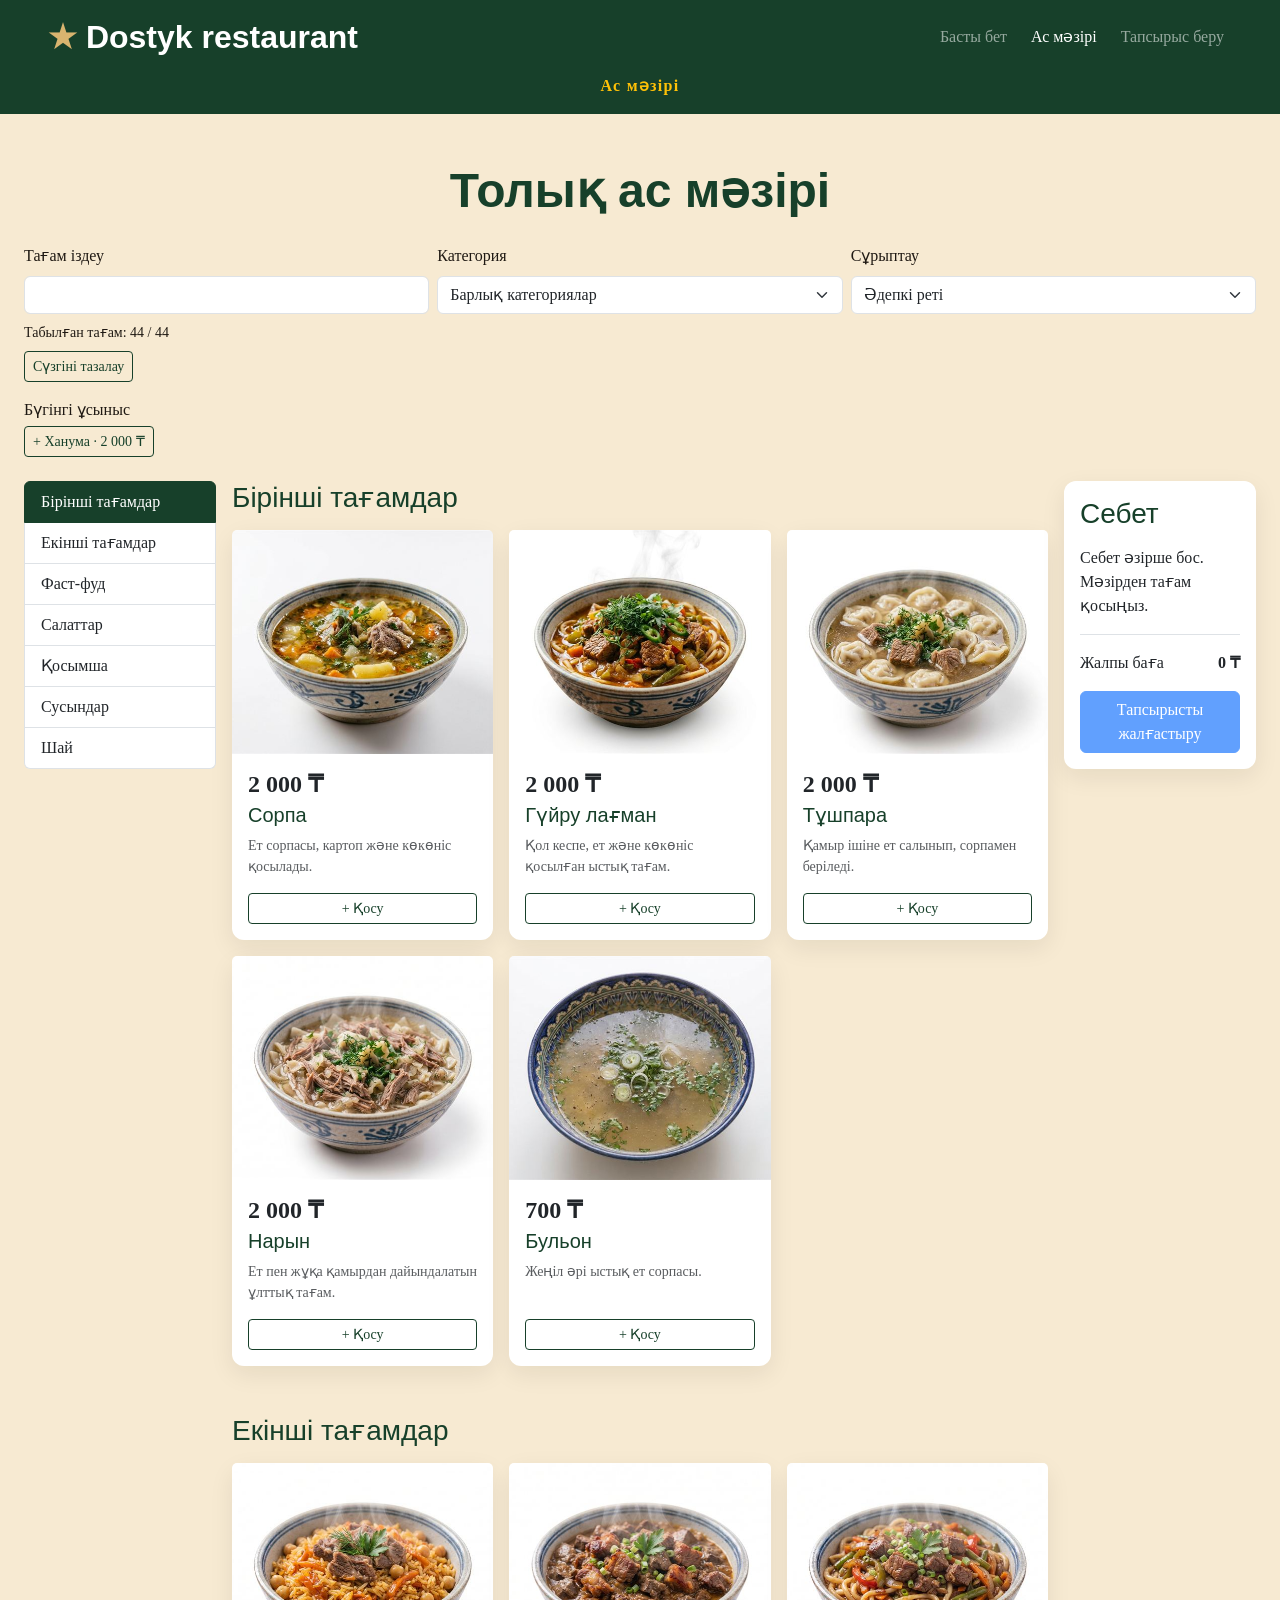
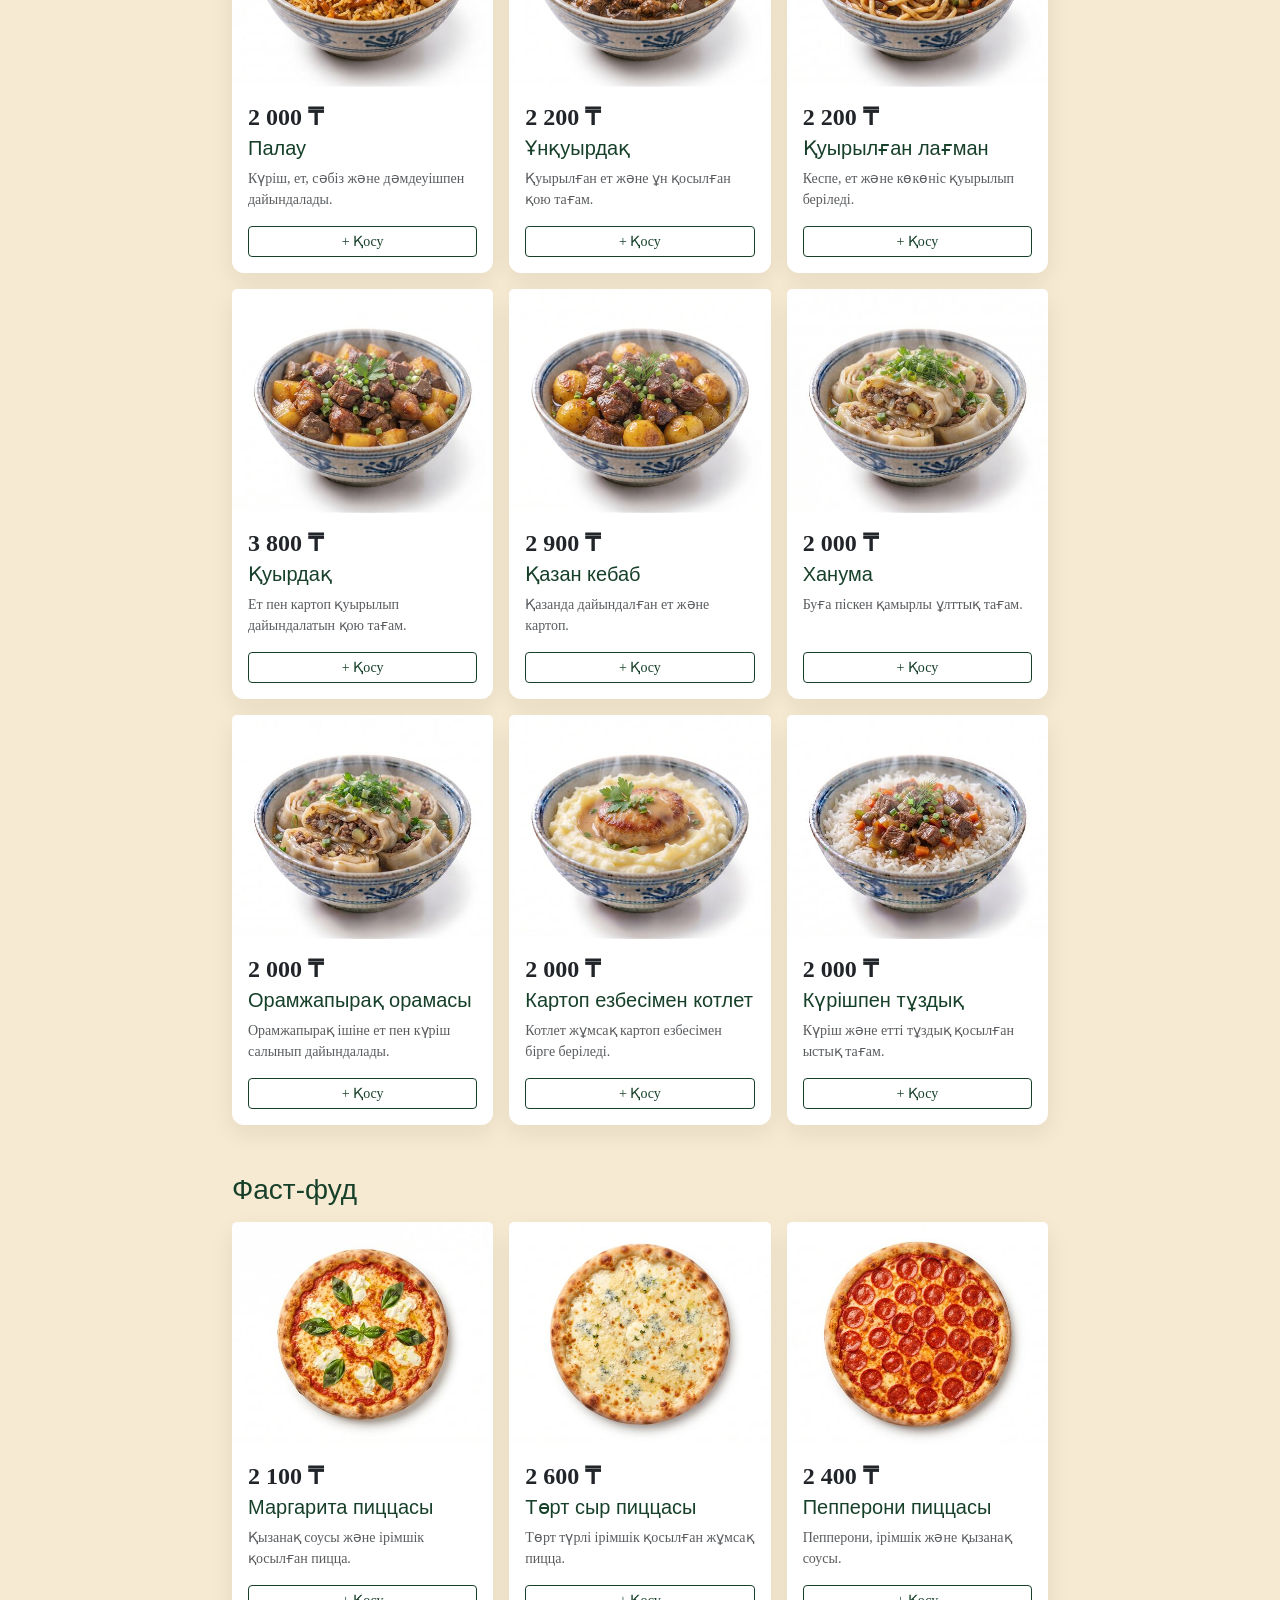
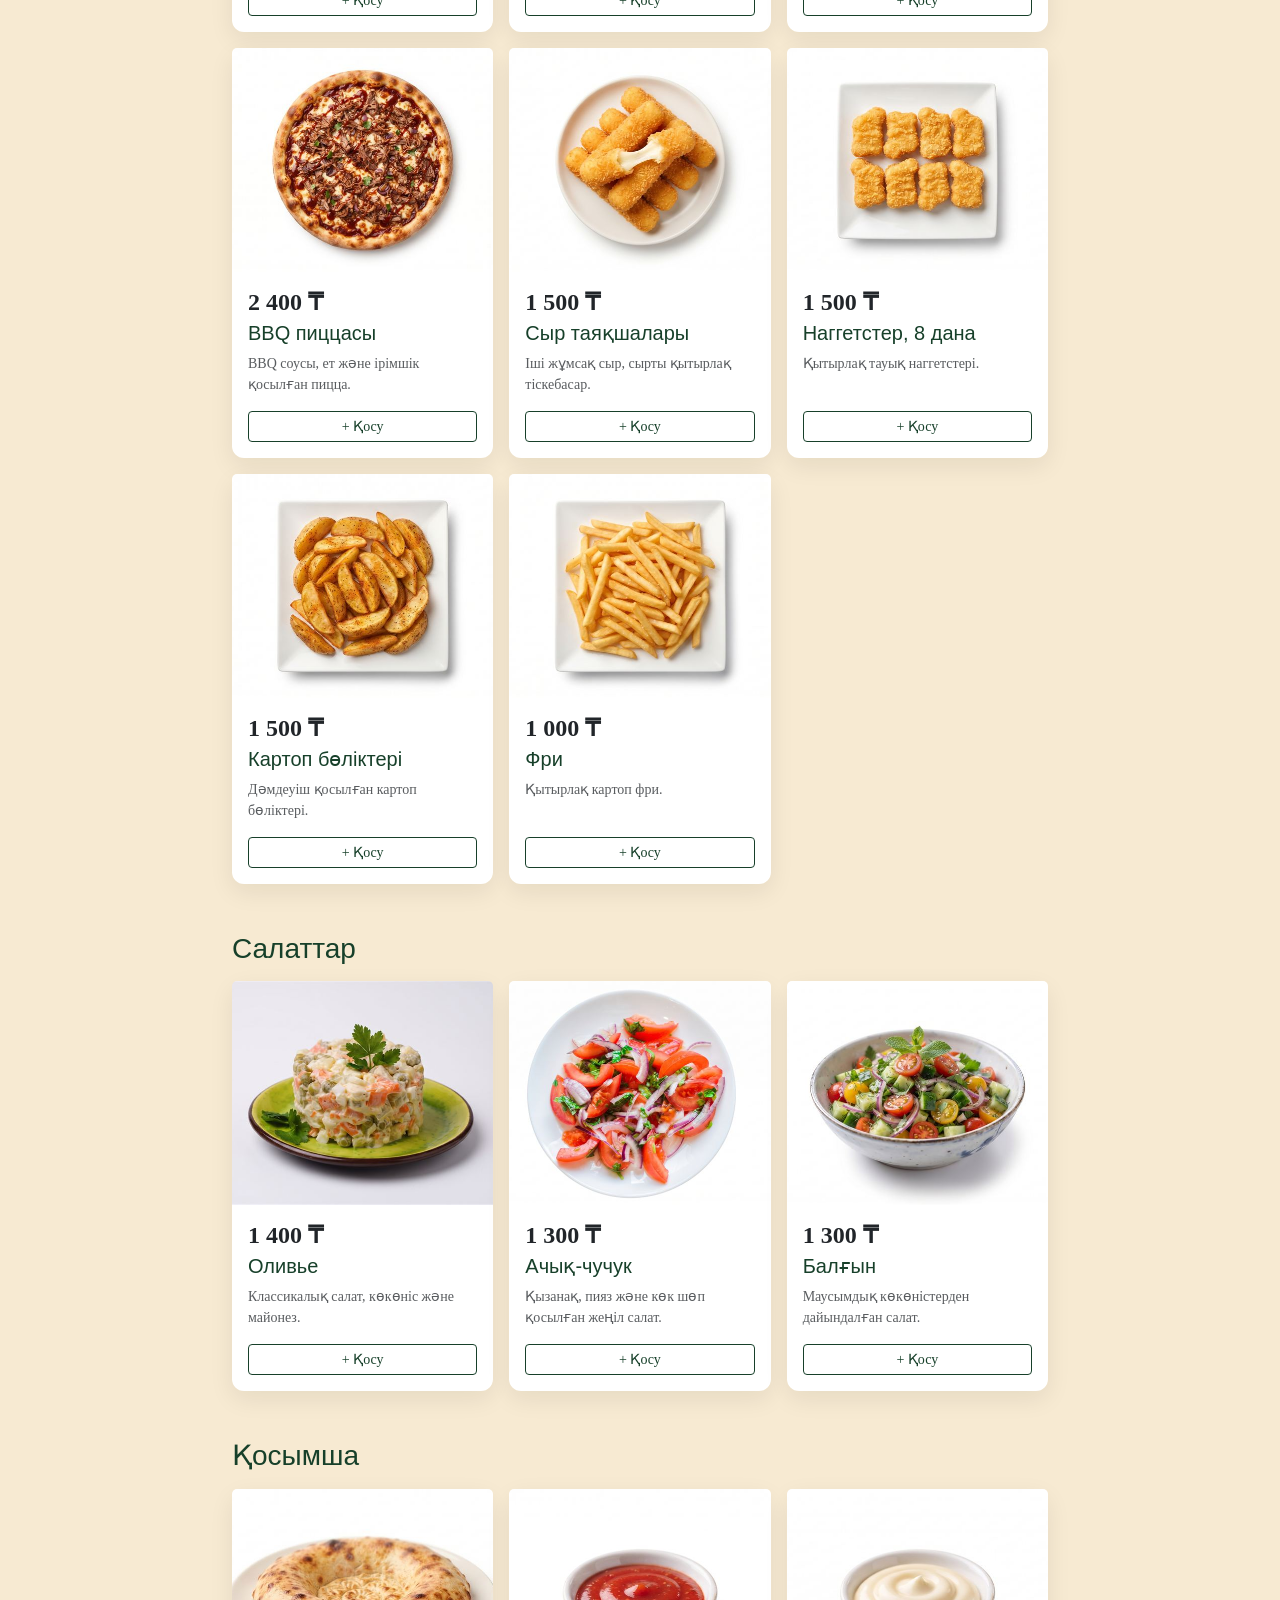
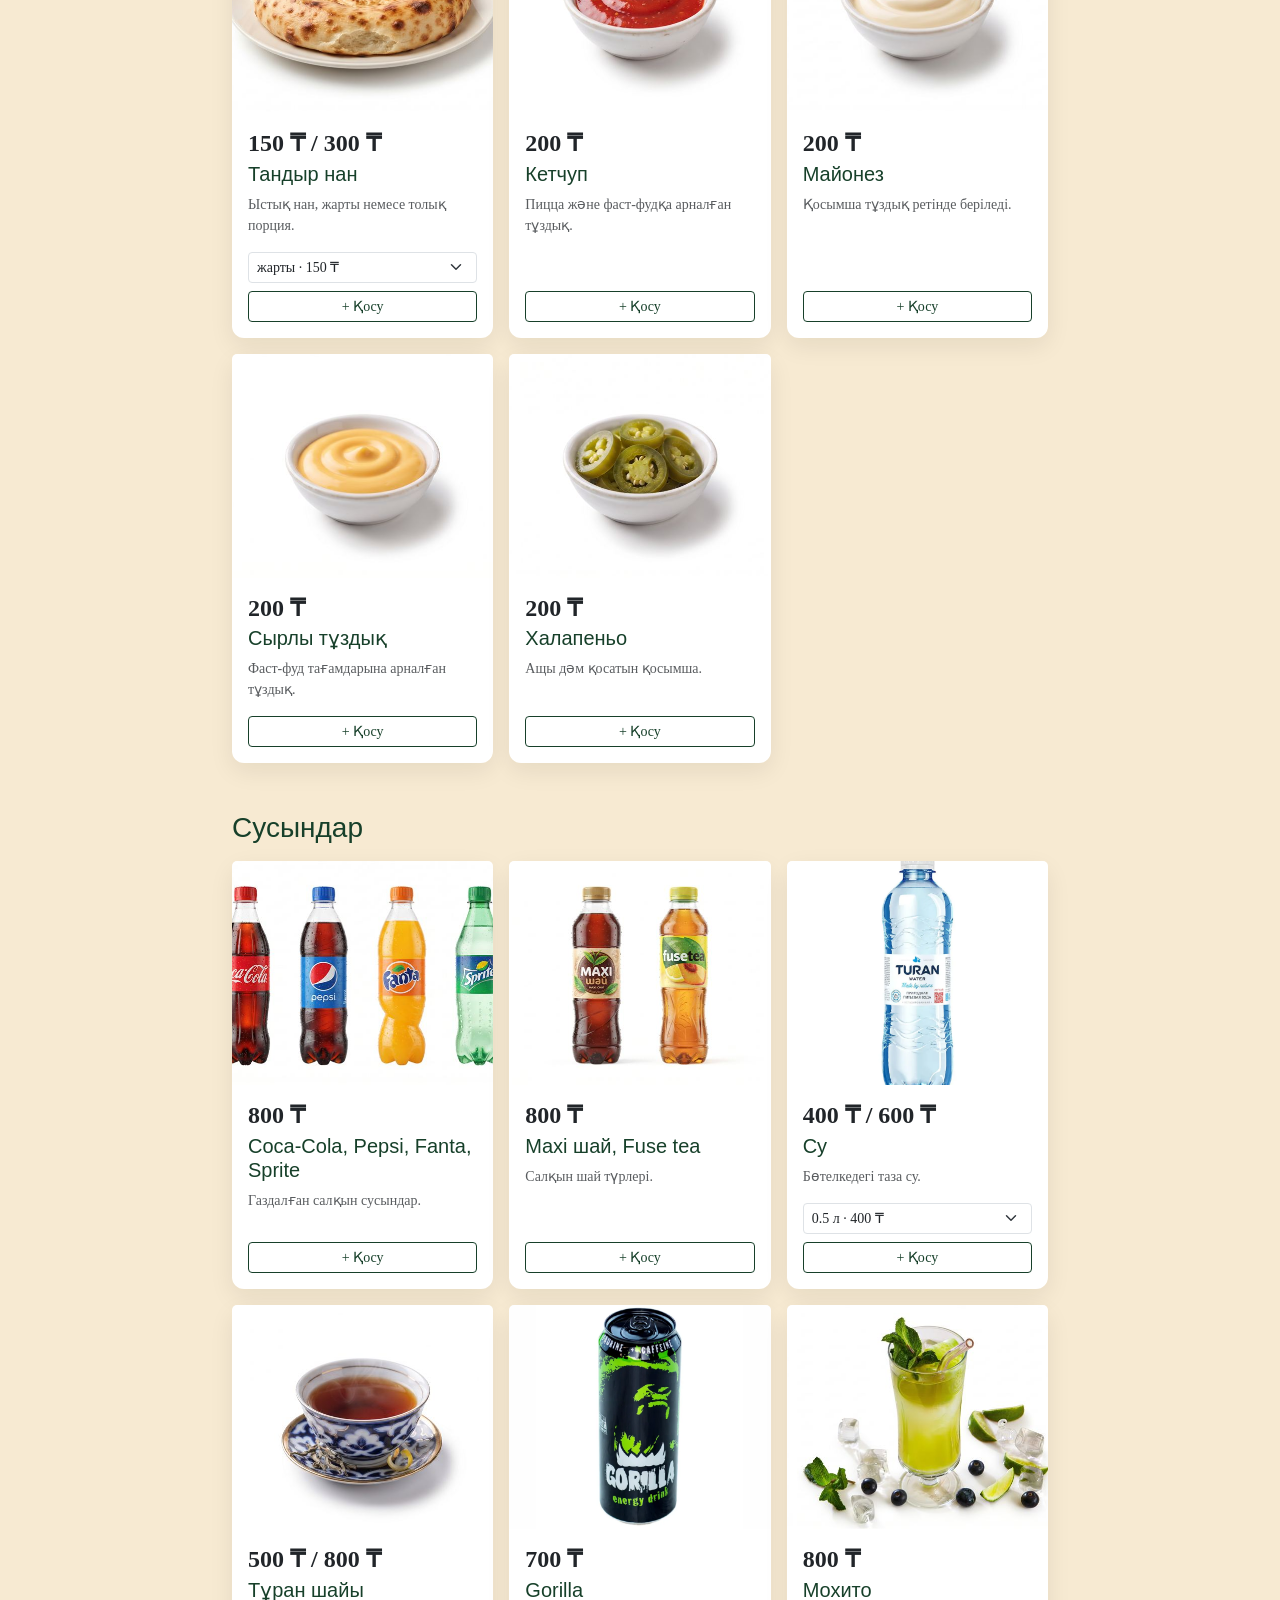
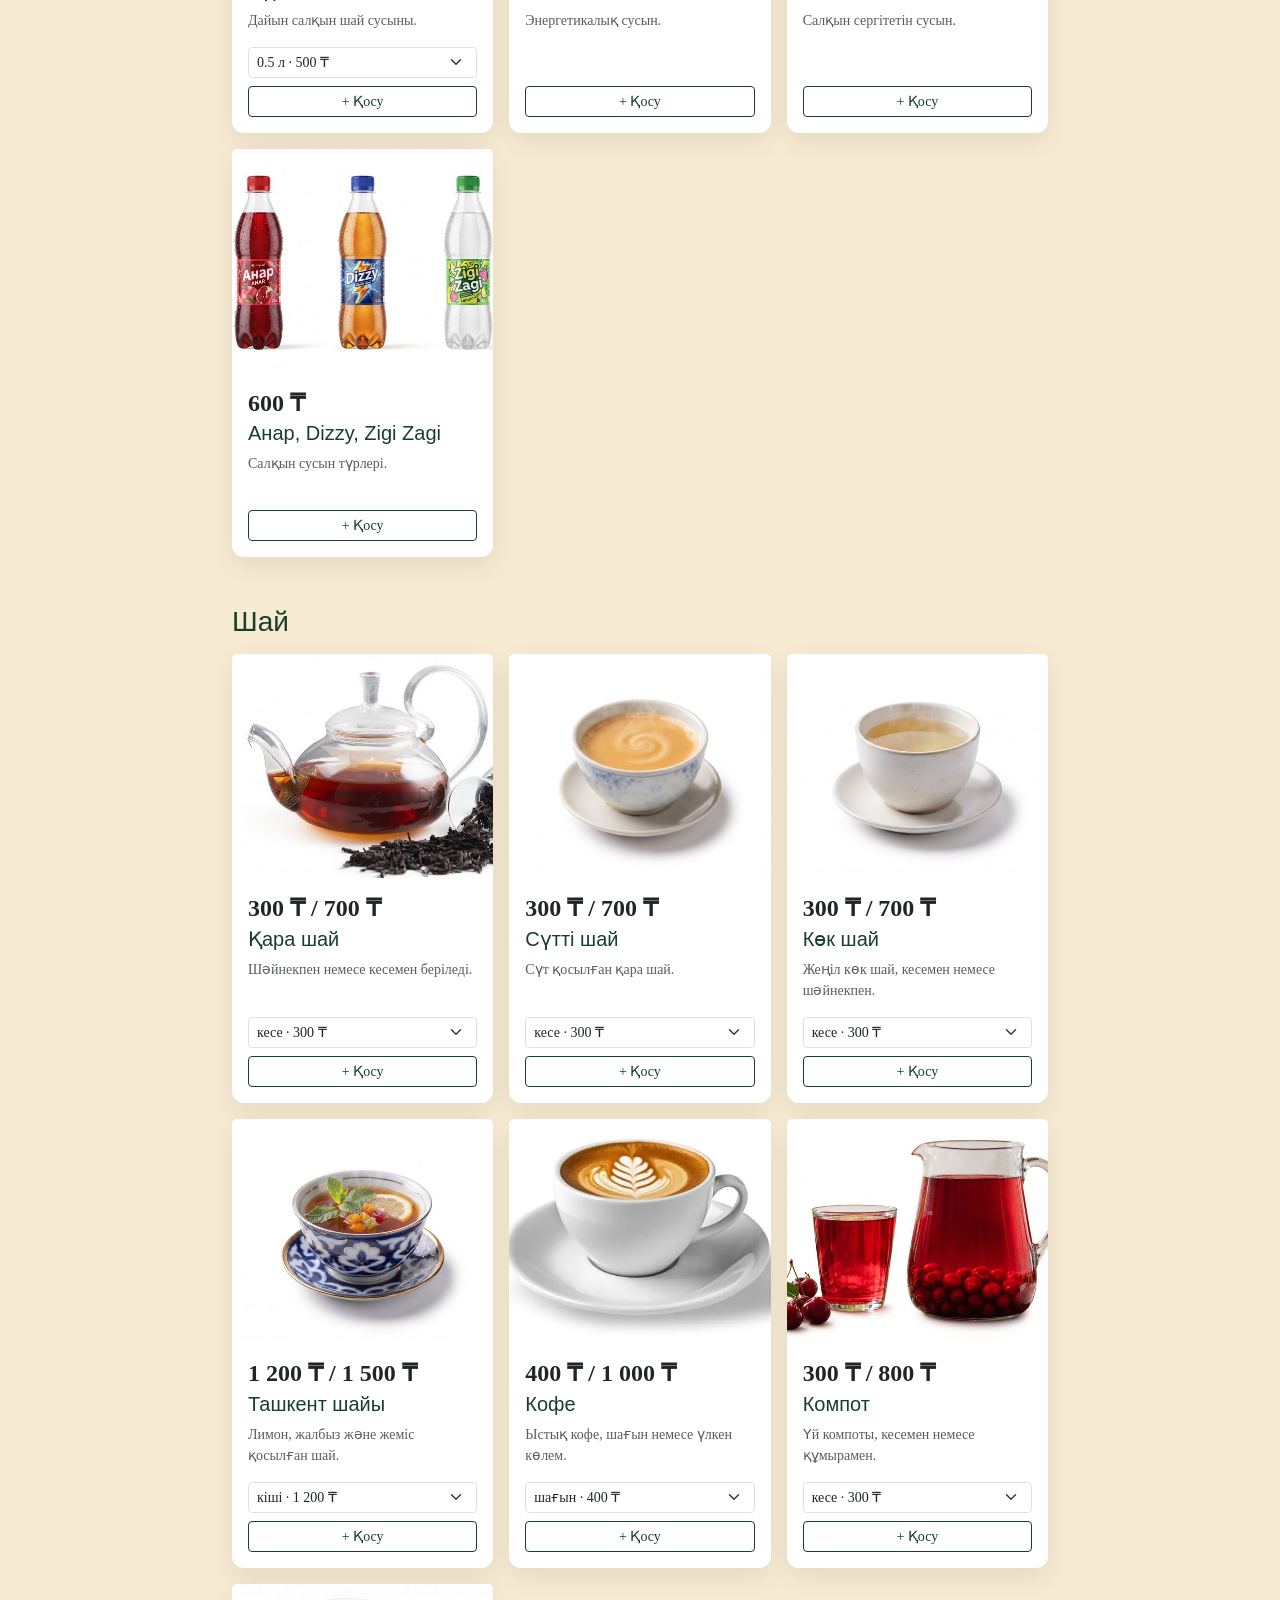
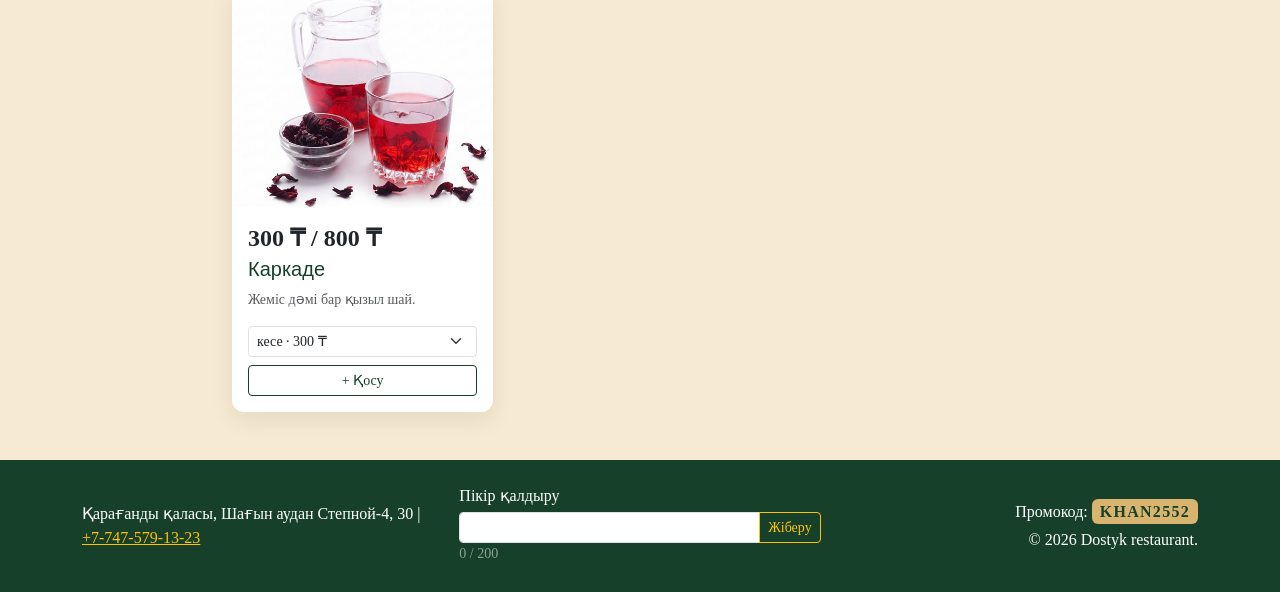
<file: menu.html>
<!DOCTYPE html>
<html lang="kk">
<!-- Author: Aiserik Yerbol -->
<head>
    <meta charset="UTF-8">
    <meta name="viewport" content="width=device-width, initial-scale=1.0">
    <meta name="description" content="Dostyk restaurant ас мәзірі және негізгі бағалары">
    <meta name="author" content="Aiserik Yerbol">
    <link href="https://cdn.jsdelivr.net/npm/bootstrap@5.3.3/dist/css/bootstrap.min.css" rel="stylesheet">
    <link rel="stylesheet" href="css/base.css">
    <link rel="stylesheet" href="css/aiserik.css">
    <title>Dostyk restaurant - Ас мәзірі</title>
</head>

<body>
    <a class="skip-link position-absolute top-0 start-0 m-3 btn btn-primary btn-sm" href="#main-content">Негізгі мазмұнға өту</a>

    <header class="site-header text-white">
        <nav class="navbar navbar-expand-md navbar-dark">
          
            <div class="container-fluid px-3 px-md-5">
                <a class="navbar-brand fs-2 fw-bold" href="index.html">
                    <span class="brand-star">★</span> Dostyk <span class="d-none d-sm-inline">restaurant</span>
                </a>
                <button class="navbar-toggler" type="button" data-bs-toggle="collapse" data-bs-target="#mainNav" aria-controls="mainNav" aria-expanded="false" aria-label="Мәзірді ашу">
                    <span class="navbar-toggler-icon"></span>
                </button>
                <div class="collapse navbar-collapse" id="mainNav">
                    <ul class="navbar-nav ms-auto gap-md-2 text-center">
                        <li class="nav-item"><a class="nav-link" href="index.html">Басты бет</a></li>
                        <li class="nav-item"><a class="nav-link active" aria-current="page" href="menu.html">Ас мәзірі</a></li>
                        <li class="nav-item"><a class="nav-link" href="order.html">Тапсырыс беру</a></li>
                    </ul>
                </div>
            </div>
        </nav>
        <p class="hero-note text-warning text-center fw-bold mb-0 pb-3 d-none d-md-block">Ас мәзірі</p>
    </header>

    <main id="main-content" class="container-fluid px-2 px-md-3 px-xl-4 py-5">
        <section class="text-center mb-4">
            <h1 class="display-5 fw-bold text-brand">Толық ас мәзірі</h1>
        </section>

        <form id="menu-cart-form" action="order.html" method="get">
            <div class="row g-3 align-items-start">
                <aside class="col-12 col-lg-2">
                    <nav class="list-group menu-category-nav" aria-label="Мәзір категориялары">
                        <a class="list-group-item list-group-item-action active" href="#soups">Бірінші тағамдар</a>
                        <a class="list-group-item list-group-item-action" href="#main-dishes">Екінші тағамдар</a>
                        <a class="list-group-item list-group-item-action" href="#fast-food">Фаст-фуд</a>
                        <a class="list-group-item list-group-item-action" href="#salads">Салаттар</a>
                        <a class="list-group-item list-group-item-action" href="#extras">Қосымша</a>
                        <a class="list-group-item list-group-item-action" href="#drinks">Сусындар</a>
                        <a class="list-group-item list-group-item-action" href="#tea-list">Шай</a>
                    </nav>
                </aside>

                <div class="col-12 col-lg-7 col-xl-8">
                    <section id="soups" class="mb-5">
                        <h2 class="h3 text-brand mb-3">Бірінші тағамдар</h2>
                        <div class="row g-3">
                            <div class="col-12 col-md-6 col-xl-4">
                                <article class="card menu-product h-100" data-menu-item="sorpa" data-price="2000">
                                    <div class="card-body d-flex flex-column">
                                        <p class="h4 fw-bold mb-1">2 000 &#8376;</p>
                                        <h3 class="h5 text-brand">Сорпа</h3>
                                        <p class="text-muted small flex-grow-1">Ет сорпасы, картоп және көкөніс қосылады.</p>
                                        <div class="d-flex gap-2 align-items-center">
                                            <label class="visually-hidden" for="qty_sorpa">Сорпа саны</label>
                                            <input class="form-control form-control-sm menu-qty" type="number" id="qty_sorpa" name="qty_sorpa" min="0" max="20" value="0">
                                            <button class="btn btn-outline-primary btn-sm flex-grow-1" type="submit" name="selected_item" value="sorpa">+ Қосу</button>
                                        </div>
                                    </div>
                                </article>
                            </div>
                            <div class="col-12 col-md-6 col-xl-4">
                                <article class="card menu-product h-100" data-menu-item="guyru_lagman" data-price="2000">
                                    <div class="card-body d-flex flex-column">
                                        <p class="h4 fw-bold mb-1">2 000 &#8376;</p>
                                        <h3 class="h5 text-brand">Гүйру лағман</h3>
                                        <p class="text-muted small flex-grow-1">Қол кеспе, ет және көкөніс қосылған ыстық тағам.</p>
                                        <div class="d-flex gap-2 align-items-center">
                                            <label class="visually-hidden" for="qty_guyru_lagman">Гүйру лағман саны</label>
                                            <input class="form-control form-control-sm menu-qty" type="number" id="qty_guyru_lagman" name="qty_guyru_lagman" min="0" max="20" value="0">
                                            <button class="btn btn-outline-primary btn-sm flex-grow-1" type="submit" name="selected_item" value="guyru_lagman">+ Қосу</button>
                                        </div>
                                    </div>
                                </article>
                            </div>
                            <div class="col-12 col-md-6 col-xl-4">
                                <article class="card menu-product h-100" data-menu-item="tushpara" data-price="2000">
                                    <div class="card-body d-flex flex-column">
                                        <p class="h4 fw-bold mb-1">2 000 &#8376;</p>
                                        <h3 class="h5 text-brand">Тұшпара</h3>
                                        <p class="text-muted small flex-grow-1">Қамыр ішіне ет салынып, сорпамен беріледі.</p>
                                        <div class="d-flex gap-2 align-items-center">
                                            <label class="visually-hidden" for="qty_tushpara">Тұшпара саны</label>
                                            <input class="form-control form-control-sm menu-qty" type="number" id="qty_tushpara" name="qty_tushpara" min="0" max="20" value="0">
                                            <button class="btn btn-outline-primary btn-sm flex-grow-1" type="submit" name="selected_item" value="tushpara">+ Қосу</button>
                                        </div>
                                    </div>
                                </article>
                            </div>
                            <div class="col-12 col-md-6 col-xl-4">
                                <article class="card menu-product h-100" data-menu-item="naryn" data-price="2000">
                                    <div class="card-body d-flex flex-column">
                                        <p class="h4 fw-bold mb-1">2 000 &#8376;</p>
                                        <h3 class="h5 text-brand">Нарын</h3>
                                        <p class="text-muted small flex-grow-1">Ет пен жұқа қамырдан дайындалатын ұлттық тағам.</p>
                                        <div class="d-flex gap-2 align-items-center">
                                            <label class="visually-hidden" for="qty_naryn">Нарын саны</label>
                                            <input class="form-control form-control-sm menu-qty" type="number" id="qty_naryn" name="qty_naryn" min="0" max="20" value="0">
                                            <button class="btn btn-outline-primary btn-sm flex-grow-1" type="submit" name="selected_item" value="naryn">+ Қосу</button>
                                        </div>
                                    </div>
                                </article>
                            </div>
                            <div class="col-12 col-md-6 col-xl-4">
                                <article class="card menu-product h-100" data-menu-item="bulon" data-price="700">
                                    <div class="card-body d-flex flex-column">
                                        <p class="h4 fw-bold mb-1">700 &#8376;</p>
                                        <h3 class="h5 text-brand">Бульон</h3>
                                        <p class="text-muted small flex-grow-1">Жеңіл әрі ыстық ет сорпасы.</p>
                                        <div class="d-flex gap-2 align-items-center">
                                            <label class="visually-hidden" for="qty_bulon">Бульон саны</label>
                                            <input class="form-control form-control-sm menu-qty" type="number" id="qty_bulon" name="qty_bulon" min="0" max="20" value="0">
                                            <button class="btn btn-outline-primary btn-sm flex-grow-1" type="submit" name="selected_item" value="bulon">+ Қосу</button>
                                        </div>
                                    </div>
                                </article>
                            </div>
                        </div>
                    </section>

                    <section id="main-dishes" class="mb-5">
                        <h2 class="h3 text-brand mb-3">Екінші тағамдар</h2>
                        <div class="row g-3">
                            <div class="col-12 col-md-6 col-xl-4">
                                <article class="card menu-product h-100" data-menu-item="palau" data-price="2000">
                                    <div class="card-body d-flex flex-column">
                                        <p class="h4 fw-bold mb-1">2 000 &#8376;</p>
                                        <h3 class="h5 text-brand">Палау</h3>
                                        <p class="text-muted small flex-grow-1">Күріш, ет, сәбіз және дәмдеуішпен дайындалады.</p>
                                        <div class="d-flex gap-2 align-items-center">
                                            <label class="visually-hidden" for="qty_palau">Палау саны</label>
                                            <input class="form-control form-control-sm menu-qty" type="number" id="qty_palau" name="qty_palau" min="0" max="20" value="0">
                                            <button class="btn btn-outline-primary btn-sm flex-grow-1" type="submit" name="selected_item" value="palau">+ Қосу</button>
                                        </div>
                                    </div>
                                </article>
                            </div>
                            <div class="col-12 col-md-6 col-xl-4">
                                <article class="card menu-product h-100" data-menu-item="unquyrdaq" data-price="2200">
                                    <div class="card-body d-flex flex-column">
                                        <p class="h4 fw-bold mb-1">2 200 &#8376;</p>
                                        <h3 class="h5 text-brand">Ұнқуырдақ</h3>
                                        <p class="text-muted small flex-grow-1">Қуырылған ет және ұн қосылған қою тағам.</p>
                                        <div class="d-flex gap-2 align-items-center">
                                            <label class="visually-hidden" for="qty_unquyrdaq">Ұнқуырдақ саны</label>
                                            <input class="form-control form-control-sm menu-qty" type="number" id="qty_unquyrdaq" name="qty_unquyrdaq" min="0" max="20" value="0">
                                            <button class="btn btn-outline-primary btn-sm flex-grow-1" type="submit" name="selected_item" value="unquyrdaq">+ Қосу</button>
                                        </div>
                                    </div>
                                </article>
                            </div>
                            <div class="col-12 col-md-6 col-xl-4">
                                <article class="card menu-product h-100" data-menu-item="fried_lagman" data-price="2200">
                                    <div class="card-body d-flex flex-column">
                                        <p class="h4 fw-bold mb-1">2 200 &#8376;</p>
                                        <h3 class="h5 text-brand">Қуырылған лағман</h3>
                                        <p class="text-muted small flex-grow-1">Кеспе, ет және көкөніс қуырылып беріледі.</p>
                                        <div class="d-flex gap-2 align-items-center">
                                            <label class="visually-hidden" for="qty_fried_lagman">Қуырылған лағман саны</label>
                                            <input class="form-control form-control-sm menu-qty" type="number" id="qty_fried_lagman" name="qty_fried_lagman" min="0" max="20" value="0">
                                            <button class="btn btn-outline-primary btn-sm flex-grow-1" type="submit" name="selected_item" value="fried_lagman">+ Қосу</button>
                                        </div>
                                    </div>
                                </article>
                            </div>
                            <div class="col-12 col-md-6 col-xl-4">
                                <article class="card menu-product h-100" data-menu-item="quyrdaq" data-price="3800">
                                    <div class="card-body d-flex flex-column">
                                        <p class="h4 fw-bold mb-1">3 800 &#8376;</p>
                                        <h3 class="h5 text-brand">Қуырдақ</h3>
                                        <p class="text-muted small flex-grow-1">Ет пен картоп қуырылып дайындалатын қою тағам.</p>
                                        <div class="d-flex gap-2 align-items-center">
                                            <label class="visually-hidden" for="qty_quyrdaq">Қуырдақ саны</label>
                                            <input class="form-control form-control-sm menu-qty" type="number" id="qty_quyrdaq" name="qty_quyrdaq" min="0" max="20" value="0">
                                            <button class="btn btn-outline-primary btn-sm flex-grow-1" type="submit" name="selected_item" value="quyrdaq">+ Қосу</button>
                                        </div>
                                    </div>
                                </article>
                            </div>
                            <div class="col-12 col-md-6 col-xl-4">
                                <article class="card menu-product h-100" data-menu-item="qazan_kebab" data-price="2900">
                                    <div class="card-body d-flex flex-column">
                                        <p class="h4 fw-bold mb-1">2 900 &#8376;</p>
                                        <h3 class="h5 text-brand">Қазан кебаб</h3>
                                        <p class="text-muted small flex-grow-1">Қазанда дайындалған ет және картоп.</p>
                                        <div class="d-flex gap-2 align-items-center">
                                            <label class="visually-hidden" for="qty_qazan_kebab">Қазан кебаб саны</label>
                                            <input class="form-control form-control-sm menu-qty" type="number" id="qty_qazan_kebab" name="qty_qazan_kebab" min="0" max="20" value="0">
                                            <button class="btn btn-outline-primary btn-sm flex-grow-1" type="submit" name="selected_item" value="qazan_kebab">+ Қосу</button>
                                        </div>
                                    </div>
                                </article>
                            </div>
                            <div class="col-12 col-md-6 col-xl-4">
                                <article class="card menu-product h-100" data-menu-item="hanuma" data-price="2000">
                                    <div class="card-body d-flex flex-column">
                                        <p class="h4 fw-bold mb-1">2 000 &#8376;</p>
                                        <h3 class="h5 text-brand">Ханума</h3>
                                        <p class="text-muted small flex-grow-1">Буға піскен қамырлы ұлттық тағам.</p>
                                        <div class="d-flex gap-2 align-items-center">
                                            <label class="visually-hidden" for="qty_hanuma">Ханума саны</label>
                                            <input class="form-control form-control-sm menu-qty" type="number" id="qty_hanuma" name="qty_hanuma" min="0" max="20" value="0">
                                            <button class="btn btn-outline-primary btn-sm flex-grow-1" type="submit" name="selected_item" value="hanuma">+ Қосу</button>
                                        </div>
                                    </div>
                                </article>
                            </div>
                            <div class="col-12 col-md-6 col-xl-4">
                                <article class="card menu-product h-100" data-menu-item="cabbage_roll" data-price="2000">
                                    <div class="card-body d-flex flex-column">
                                        <p class="h4 fw-bold mb-1">2 000 &#8376;</p>
                                        <h3 class="h5 text-brand">Орамжапырақ орамасы</h3>
                                        <p class="text-muted small flex-grow-1">Орамжапырақ ішіне ет пен күріш салынып дайындалады.</p>
                                        <div class="d-flex gap-2 align-items-center">
                                            <label class="visually-hidden" for="qty_cabbage_roll">Орамжапырақ орамасы саны</label>
                                            <input class="form-control form-control-sm menu-qty" type="number" id="qty_cabbage_roll" name="qty_cabbage_roll" min="0" max="20" value="0">
                                            <button class="btn btn-outline-primary btn-sm flex-grow-1" type="submit" name="selected_item" value="cabbage_roll">+ Қосу</button>
                                        </div>
                                    </div>
                                </article>
                            </div>
                            <div class="col-12 col-md-6 col-xl-4">
                                <article class="card menu-product h-100" data-menu-item="cutlet_puree" data-price="2000">
                                    <div class="card-body d-flex flex-column">
                                        <p class="h4 fw-bold mb-1">2 000 &#8376;</p>
                                        <h3 class="h5 text-brand">Картоп езбесімен котлет</h3>
                                        <p class="text-muted small flex-grow-1">Котлет жұмсақ картоп езбесімен бірге беріледі.</p>
                                        <div class="d-flex gap-2 align-items-center">
                                            <label class="visually-hidden" for="qty_cutlet_puree">Картоп езбесімен котлет саны</label>
                                            <input class="form-control form-control-sm menu-qty" type="number" id="qty_cutlet_puree" name="qty_cutlet_puree" min="0" max="20" value="0">
                                            <button class="btn btn-outline-primary btn-sm flex-grow-1" type="submit" name="selected_item" value="cutlet_puree">+ Қосу</button>
                                        </div>
                                    </div>
                                </article>
                            </div>
                            <div class="col-12 col-md-6 col-xl-4">
                                <article class="card menu-product h-100" data-menu-item="rice_sauce" data-price="2000">
                                    <div class="card-body d-flex flex-column">
                                        <p class="h4 fw-bold mb-1">2 000 &#8376;</p>
                                        <h3 class="h5 text-brand">Күрішпен тұздық</h3>
                                        <p class="text-muted small flex-grow-1">Күріш және етті тұздық қосылған ыстық тағам.</p>
                                        <div class="d-flex gap-2 align-items-center">
                                            <label class="visually-hidden" for="qty_rice_sauce">Күрішпен тұздық саны</label>
                                            <input class="form-control form-control-sm menu-qty" type="number" id="qty_rice_sauce" name="qty_rice_sauce" min="0" max="20" value="0">
                                            <button class="btn btn-outline-primary btn-sm flex-grow-1" type="submit" name="selected_item" value="rice_sauce">+ Қосу</button>
                                        </div>
                                    </div>
                                </article>
                            </div>
                        </div>
                    </section>

                    <section id="fast-food" class="mb-5">
                        <h2 class="h3 text-brand mb-3">Фаст-фуд</h2>
                        <div class="row g-3">
                            <div class="col-12 col-md-6 col-xl-4">
                                <article class="card menu-product h-100" data-menu-item="margarita" data-price="2100">
                                    <div class="card-body d-flex flex-column">
                                        <p class="h4 fw-bold mb-1">2 100 &#8376;</p>
                                        <h3 class="h5 text-brand">Маргарита пиццасы</h3>
                                        <p class="text-muted small flex-grow-1">Қызанақ соусы және ірімшік қосылған пицца.</p>
                                        <div class="d-flex gap-2 align-items-center">
                                            <label class="visually-hidden" for="qty_margarita">Маргарита пиццасы саны</label>
                                            <input class="form-control form-control-sm menu-qty" type="number" id="qty_margarita" name="qty_margarita" min="0" max="20" value="0">
                                            <button class="btn btn-outline-primary btn-sm flex-grow-1" type="submit" name="selected_item" value="margarita">+ Қосу</button>
                                        </div>
                                    </div>
                                </article>
                            </div>
                            <div class="col-12 col-md-6 col-xl-4">
                                <article class="card menu-product h-100" data-menu-item="four_cheese" data-price="2600">
                                    <div class="card-body d-flex flex-column">
                                        <p class="h4 fw-bold mb-1">2 600 &#8376;</p>
                                        <h3 class="h5 text-brand">Төрт сыр пиццасы</h3>
                                        <p class="text-muted small flex-grow-1">Төрт түрлі ірімшік қосылған жұмсақ пицца.</p>
                                        <div class="d-flex gap-2 align-items-center">
                                            <label class="visually-hidden" for="qty_four_cheese">Төрт сыр пиццасы саны</label>
                                            <input class="form-control form-control-sm menu-qty" type="number" id="qty_four_cheese" name="qty_four_cheese" min="0" max="20" value="0">
                                            <button class="btn btn-outline-primary btn-sm flex-grow-1" type="submit" name="selected_item" value="four_cheese">+ Қосу</button>
                                        </div>
                                    </div>
                                </article>
                            </div>
                            <div class="col-12 col-md-6 col-xl-4">
                                <article class="card menu-product h-100" data-menu-item="pepperoni" data-price="2400">
                                    <div class="card-body d-flex flex-column">
                                        <p class="h4 fw-bold mb-1">2 400 &#8376;</p>
                                        <h3 class="h5 text-brand">Пепперони пиццасы</h3>
                                        <p class="text-muted small flex-grow-1">Пепперони, ірімшік және қызанақ соусы.</p>
                                        <div class="d-flex gap-2 align-items-center">
                                            <label class="visually-hidden" for="qty_pepperoni">Пепперони пиццасы саны</label>
                                            <input class="form-control form-control-sm menu-qty" type="number" id="qty_pepperoni" name="qty_pepperoni" min="0" max="20" value="0">
                                            <button class="btn btn-outline-primary btn-sm flex-grow-1" type="submit" name="selected_item" value="pepperoni">+ Қосу</button>
                                        </div>
                                    </div>
                                </article>
                            </div>
                            <div class="col-12 col-md-6 col-xl-4">
                                <article class="card menu-product h-100" data-menu-item="bbq_pizza" data-price="2400">
                                    <div class="card-body d-flex flex-column">
                                        <p class="h4 fw-bold mb-1">2 400 &#8376;</p>
                                        <h3 class="h5 text-brand">BBQ пиццасы</h3>
                                        <p class="text-muted small flex-grow-1">BBQ соусы, ет және ірімшік қосылған пицца.</p>
                                        <div class="d-flex gap-2 align-items-center">
                                            <label class="visually-hidden" for="qty_bbq_pizza">BBQ пиццасы саны</label>
                                            <input class="form-control form-control-sm menu-qty" type="number" id="qty_bbq_pizza" name="qty_bbq_pizza" min="0" max="20" value="0">
                                            <button class="btn btn-outline-primary btn-sm flex-grow-1" type="submit" name="selected_item" value="bbq_pizza">+ Қосу</button>
                                        </div>
                                    </div>
                                </article>
                            </div>
                            <div class="col-12 col-md-6 col-xl-4">
                                <article class="card menu-product h-100" data-menu-item="cheese_sticks" data-price="1500">
                                    <div class="card-body d-flex flex-column">
                                        <p class="h4 fw-bold mb-1">1 500 &#8376;</p>
                                        <h3 class="h5 text-brand">Сыр таяқшалары</h3>
                                        <p class="text-muted small flex-grow-1">Іші жұмсақ сыр, сырты қытырлақ тіскебасар.</p>
                                        <div class="d-flex gap-2 align-items-center">
                                            <label class="visually-hidden" for="qty_cheese_sticks">Сыр таяқшалары саны</label>
                                            <input class="form-control form-control-sm menu-qty" type="number" id="qty_cheese_sticks" name="qty_cheese_sticks" min="0" max="20" value="0">
                                            <button class="btn btn-outline-primary btn-sm flex-grow-1" type="submit" name="selected_item" value="cheese_sticks">+ Қосу</button>
                                        </div>
                                    </div>
                                </article>
                            </div>
                            <div class="col-12 col-md-6 col-xl-4">
                                <article class="card menu-product h-100" data-menu-item="nuggets" data-price="1500">
                                    <div class="card-body d-flex flex-column">
                                        <p class="h4 fw-bold mb-1">1 500 &#8376;</p>
                                        <h3 class="h5 text-brand">Наггетстер, 8 дана</h3>
                                        <p class="text-muted small flex-grow-1">Қытырлақ тауық наггетстері.</p>
                                        <div class="d-flex gap-2 align-items-center">
                                            <label class="visually-hidden" for="qty_nuggets">Наггетстер саны</label>
                                            <input class="form-control form-control-sm menu-qty" type="number" id="qty_nuggets" name="qty_nuggets" min="0" max="20" value="0">
                                            <button class="btn btn-outline-primary btn-sm flex-grow-1" type="submit" name="selected_item" value="nuggets">+ Қосу</button>
                                        </div>
                                    </div>
                                </article>
                            </div>
                            <div class="col-12 col-md-6 col-xl-4">
                                <article class="card menu-product h-100" data-menu-item="potato_wedges" data-price="1500">
                                    <div class="card-body d-flex flex-column">
                                        <p class="h4 fw-bold mb-1">1 500 &#8376;</p>
                                        <h3 class="h5 text-brand">Картоп бөліктері</h3>
                                        <p class="text-muted small flex-grow-1">Дәмдеуіш қосылған картоп бөліктері.</p>
                                        <div class="d-flex gap-2 align-items-center">
                                            <label class="visually-hidden" for="qty_potato_wedges">Картоп бөліктері саны</label>
                                            <input class="form-control form-control-sm menu-qty" type="number" id="qty_potato_wedges" name="qty_potato_wedges" min="0" max="20" value="0">
                                            <button class="btn btn-outline-primary btn-sm flex-grow-1" type="submit" name="selected_item" value="potato_wedges">+ Қосу</button>
                                        </div>
                                    </div>
                                </article>
                            </div>
                            <div class="col-12 col-md-6 col-xl-4">
                                <article class="card menu-product h-100" data-menu-item="fries" data-price="1000">
                                    <div class="card-body d-flex flex-column">
                                        <p class="h4 fw-bold mb-1">1 000 &#8376;</p>
                                        <h3 class="h5 text-brand">Фри</h3>
                                        <p class="text-muted small flex-grow-1">Қытырлақ картоп фри.</p>
                                        <div class="d-flex gap-2 align-items-center">
                                            <label class="visually-hidden" for="qty_fries">Фри саны</label>
                                            <input class="form-control form-control-sm menu-qty" type="number" id="qty_fries" name="qty_fries" min="0" max="20" value="0">
                                            <button class="btn btn-outline-primary btn-sm flex-grow-1" type="submit" name="selected_item" value="fries">+ Қосу</button>
                                        </div>
                                    </div>
                                </article>
                            </div>
                        </div>
                    </section>

                    <section id="salads" class="mb-5">
                        <h2 class="h3 text-brand mb-3">Салаттар</h2>
                        <div class="row g-3">
                            <div class="col-12 col-md-6 col-xl-4">
                                <article class="card menu-product h-100" data-menu-item="olivye" data-price="1400">
                                    <div class="card-body d-flex flex-column">
                                        <p class="h4 fw-bold mb-1">1 400 &#8376;</p>
                                        <h3 class="h5 text-brand">Оливье</h3>
                                        <p class="text-muted small flex-grow-1">Классикалық салат, көкөніс және майонез.</p>
                                        <div class="d-flex gap-2 align-items-center">
                                            <label class="visually-hidden" for="qty_olivye">Оливье саны</label>
                                            <input class="form-control form-control-sm menu-qty" type="number" id="qty_olivye" name="qty_olivye" min="0" max="20" value="0">
                                            <button class="btn btn-outline-primary btn-sm flex-grow-1" type="submit" name="selected_item" value="olivye">+ Қосу</button>
                                        </div>
                                    </div>
                                </article>
                            </div>
                            <div class="col-12 col-md-6 col-xl-4">
                                <article class="card menu-product h-100" data-menu-item="achik_chuchuk" data-price="1300">
                                    <div class="card-body d-flex flex-column">
                                        <p class="h4 fw-bold mb-1">1 300 &#8376;</p>
                                        <h3 class="h5 text-brand">Ачық-чучук</h3>
                                        <p class="text-muted small flex-grow-1">Қызанақ, пияз және көк шөп қосылған жеңіл салат.</p>
                                        <div class="d-flex gap-2 align-items-center">
                                            <label class="visually-hidden" for="qty_achik_chuchuk">Ачық-чучук саны</label>
                                            <input class="form-control form-control-sm menu-qty" type="number" id="qty_achik_chuchuk" name="qty_achik_chuchuk" min="0" max="20" value="0">
                                            <button class="btn btn-outline-primary btn-sm flex-grow-1" type="submit" name="selected_item" value="achik_chuchuk">+ Қосу</button>
                                        </div>
                                    </div>
                                </article>
                            </div>
                            <div class="col-12 col-md-6 col-xl-4">
                                <article class="card menu-product h-100" data-menu-item="balgin" data-price="1300">
                                    <div class="card-body d-flex flex-column">
                                        <p class="h4 fw-bold mb-1">1 300 &#8376;</p>
                                        <h3 class="h5 text-brand">Балғын</h3>
                                        <p class="text-muted small flex-grow-1">Маусымдық көкөністерден дайындалған салат.</p>
                                        <div class="d-flex gap-2 align-items-center">
                                            <label class="visually-hidden" for="qty_balgin">Балғын саны</label>
                                            <input class="form-control form-control-sm menu-qty" type="number" id="qty_balgin" name="qty_balgin" min="0" max="20" value="0">
                                            <button class="btn btn-outline-primary btn-sm flex-grow-1" type="submit" name="selected_item" value="balgin">+ Қосу</button>
                                        </div>
                                    </div>
                                </article>
                            </div>
                        </div>
                    </section>

                    <section id="extras" class="mb-5">
                        <h2 class="h3 text-brand mb-3">Қосымша</h2>
                        <div class="row g-3">
                            <div class="col-12 col-md-6 col-xl-4">
                                <article class="card menu-product h-100" data-menu-item="tandyr_nan" data-price="300">
                                    <div class="card-body d-flex flex-column">
                                        <p class="h4 fw-bold mb-1">150 / 300 &#8376;</p>
                                        <h3 class="h5 text-brand">Тандыр нан</h3>
                                        <p class="text-muted small flex-grow-1">Ыстық нан, жарты немесе толық порция.</p>
                                        <div class="d-flex gap-2 align-items-center">
                                            <label class="visually-hidden" for="qty_tandyr_nan">Тандыр нан саны</label>
                                            <input class="form-control form-control-sm menu-qty" type="number" id="qty_tandyr_nan" name="qty_tandyr_nan" min="0" max="20" value="0">
                                            <button class="btn btn-outline-primary btn-sm flex-grow-1" type="submit" name="selected_item" value="tandyr_nan">+ Қосу</button>
                                        </div>
                                    </div>
                                </article>
                            </div>
                            <div class="col-12 col-md-6 col-xl-4">
                                <article class="card menu-product h-100" data-menu-item="ketchup" data-price="200">
                                    <div class="card-body d-flex flex-column">
                                        <p class="h4 fw-bold mb-1">200 &#8376;</p>
                                        <h3 class="h5 text-brand">Кетчуп</h3>
                                        <p class="text-muted small flex-grow-1">Пицца және фаст-фудқа арналған тұздық.</p>
                                        <div class="d-flex gap-2 align-items-center">
                                            <label class="visually-hidden" for="qty_ketchup">Кетчуп саны</label>
                                            <input class="form-control form-control-sm menu-qty" type="number" id="qty_ketchup" name="qty_ketchup" min="0" max="20" value="0">
                                            <button class="btn btn-outline-primary btn-sm flex-grow-1" type="submit" name="selected_item" value="ketchup">+ Қосу</button>
                                        </div>
                                    </div>
                                </article>
                            </div>
                            <div class="col-12 col-md-6 col-xl-4">
                                <article class="card menu-product h-100" data-menu-item="mayo" data-price="200">
                                    <div class="card-body d-flex flex-column">
                                        <p class="h4 fw-bold mb-1">200 &#8376;</p>
                                        <h3 class="h5 text-brand">Майонез</h3>
                                        <p class="text-muted small flex-grow-1">Қосымша тұздық ретінде беріледі.</p>
                                        <div class="d-flex gap-2 align-items-center">
                                            <label class="visually-hidden" for="qty_mayo">Майонез саны</label>
                                            <input class="form-control form-control-sm menu-qty" type="number" id="qty_mayo" name="qty_mayo" min="0" max="20" value="0">
                                            <button class="btn btn-outline-primary btn-sm flex-grow-1" type="submit" name="selected_item" value="mayo">+ Қосу</button>
                                        </div>
                                    </div>
                                </article>
                            </div>
                            <div class="col-12 col-md-6 col-xl-4">
                                <article class="card menu-product h-100" data-menu-item="cheese_sauce" data-price="200">
                                    <div class="card-body d-flex flex-column">
                                        <p class="h4 fw-bold mb-1">200 &#8376;</p>
                                        <h3 class="h5 text-brand">Сырлы тұздық</h3>
                                        <p class="text-muted small flex-grow-1">Фаст-фуд тағамдарына арналған тұздық.</p>
                                        <div class="d-flex gap-2 align-items-center">
                                            <label class="visually-hidden" for="qty_cheese_sauce">Сырлы тұздық саны</label>
                                            <input class="form-control form-control-sm menu-qty" type="number" id="qty_cheese_sauce" name="qty_cheese_sauce" min="0" max="20" value="0">
                                            <button class="btn btn-outline-primary btn-sm flex-grow-1" type="submit" name="selected_item" value="cheese_sauce">+ Қосу</button>
                                        </div>
                                    </div>
                                </article>
                            </div>
                            <div class="col-12 col-md-6 col-xl-4">
                                <article class="card menu-product h-100" data-menu-item="jalapeno" data-price="200">
                                    <div class="card-body d-flex flex-column">
                                        <p class="h4 fw-bold mb-1">200 &#8376;</p>
                                        <h3 class="h5 text-brand">Халапеньо</h3>
                                        <p class="text-muted small flex-grow-1">Ащы дәм қосатын қосымша.</p>
                                        <div class="d-flex gap-2 align-items-center">
                                            <label class="visually-hidden" for="qty_jalapeno">Халапеньо саны</label>
                                            <input class="form-control form-control-sm menu-qty" type="number" id="qty_jalapeno" name="qty_jalapeno" min="0" max="20" value="0">
                                            <button class="btn btn-outline-primary btn-sm flex-grow-1" type="submit" name="selected_item" value="jalapeno">+ Қосу</button>
                                        </div>
                                    </div>
                                </article>
                            </div>
                        </div>
                    </section>

                    <section id="drinks" class="mb-5">
                        <h2 class="h3 text-brand mb-3">Сусындар</h2>
                        <div class="row g-3">
                            <div class="col-12 col-md-6 col-xl-4">
                                <article class="card menu-product h-100" data-menu-item="soda" data-price="800">
                                    <div class="card-body d-flex flex-column">
                                        <p class="h4 fw-bold mb-1">800 &#8376;</p>
                                        <h3 class="h5 text-brand">Coca-Cola, Pepsi, Fanta, Sprite</h3>
                                        <p class="text-muted small flex-grow-1">Газдалған салқын сусындар.</p>
                                        <div class="d-flex gap-2 align-items-center">
                                            <label class="visually-hidden" for="qty_soda">Газдалған сусын саны</label>
                                            <input class="form-control form-control-sm menu-qty" type="number" id="qty_soda" name="qty_soda" min="0" max="20" value="0">
                                            <button class="btn btn-outline-primary btn-sm flex-grow-1" type="submit" name="selected_item" value="soda">+ Қосу</button>
                                        </div>
                                    </div>
                                </article>
                            </div>
                            <div class="col-12 col-md-6 col-xl-4">
                                <article class="card menu-product h-100" data-menu-item="iced_tea" data-price="800">
                                    <div class="card-body d-flex flex-column">
                                        <p class="h4 fw-bold mb-1">800 &#8376;</p>
                                        <h3 class="h5 text-brand">Maxi шай, Fuse tea</h3>
                                        <p class="text-muted small flex-grow-1">Салқын шай түрлері.</p>
                                        <div class="d-flex gap-2 align-items-center">
                                            <label class="visually-hidden" for="qty_iced_tea">Салқын шай саны</label>
                                            <input class="form-control form-control-sm menu-qty" type="number" id="qty_iced_tea" name="qty_iced_tea" min="0" max="20" value="0">
                                            <button class="btn btn-outline-primary btn-sm flex-grow-1" type="submit" name="selected_item" value="iced_tea">+ Қосу</button>
                                        </div>
                                    </div>
                                </article>
                            </div>
                            <div class="col-12 col-md-6 col-xl-4">
                                <article class="card menu-product h-100" data-menu-item="water" data-price="600">
                                    <div class="card-body d-flex flex-column">
                                        <p class="h4 fw-bold mb-1">400 / 600 &#8376;</p>
                                        <h3 class="h5 text-brand">Су 0.5 л / 1 л</h3>
                                        <p class="text-muted small flex-grow-1">Бөтелкедегі таза су.</p>
                                        <div class="d-flex gap-2 align-items-center">
                                            <label class="visually-hidden" for="qty_water">Су саны</label>
                                            <input class="form-control form-control-sm menu-qty" type="number" id="qty_water" name="qty_water" min="0" max="20" value="0">
                                            <button class="btn btn-outline-primary btn-sm flex-grow-1" type="submit" name="selected_item" value="water">+ Қосу</button>
                                        </div>
                                    </div>
                                </article>
                            </div>
                            <div class="col-12 col-md-6 col-xl-4">
                                <article class="card menu-product h-100" data-menu-item="turan_tea" data-price="800">
                                    <div class="card-body d-flex flex-column">
                                        <p class="h4 fw-bold mb-1">500 / 800 &#8376;</p>
                                        <h3 class="h5 text-brand">Тұран шайы 0.5 л / 1 л</h3>
                                        <p class="text-muted small flex-grow-1">Дайын салқын шай сусыны.</p>
                                        <div class="d-flex gap-2 align-items-center">
                                            <label class="visually-hidden" for="qty_turan_tea">Тұран шайы саны</label>
                                            <input class="form-control form-control-sm menu-qty" type="number" id="qty_turan_tea" name="qty_turan_tea" min="0" max="20" value="0">
                                            <button class="btn btn-outline-primary btn-sm flex-grow-1" type="submit" name="selected_item" value="turan_tea">+ Қосу</button>
                                        </div>
                                    </div>
                                </article>
                            </div>
                            <div class="col-12 col-md-6 col-xl-4">
                                <article class="card menu-product h-100" data-menu-item="gorilla" data-price="700">
                                    <div class="card-body d-flex flex-column">
                                        <p class="h4 fw-bold mb-1">700 &#8376;</p>
                                        <h3 class="h5 text-brand">Gorilla</h3>
                                        <p class="text-muted small flex-grow-1">Энергетикалық сусын.</p>
                                        <div class="d-flex gap-2 align-items-center">
                                            <label class="visually-hidden" for="qty_gorilla">Gorilla саны</label>
                                            <input class="form-control form-control-sm menu-qty" type="number" id="qty_gorilla" name="qty_gorilla" min="0" max="20" value="0">
                                            <button class="btn btn-outline-primary btn-sm flex-grow-1" type="submit" name="selected_item" value="gorilla">+ Қосу</button>
                                        </div>
                                    </div>
                                </article>
                            </div>
                            <div class="col-12 col-md-6 col-xl-4">
                                <article class="card menu-product h-100" data-menu-item="mojito" data-price="800">
                                    <div class="card-body d-flex flex-column">
                                        <p class="h4 fw-bold mb-1">800 &#8376;</p>
                                        <h3 class="h5 text-brand">Мохито</h3>
                                        <p class="text-muted small flex-grow-1">Салқын сергітетін сусын.</p>
                                        <div class="d-flex gap-2 align-items-center">
                                            <label class="visually-hidden" for="qty_mojito">Мохито саны</label>
                                            <input class="form-control form-control-sm menu-qty" type="number" id="qty_mojito" name="qty_mojito" min="0" max="20" value="0">
                                            <button class="btn btn-outline-primary btn-sm flex-grow-1" type="submit" name="selected_item" value="mojito">+ Қосу</button>
                                        </div>
                                    </div>
                                </article>
                            </div>
                            <div class="col-12 col-md-6 col-xl-4">
                                <article class="card menu-product h-100" data-menu-item="energy_drink" data-price="600">
                                    <div class="card-body d-flex flex-column">
                                        <p class="h4 fw-bold mb-1">600 &#8376;</p>
                                        <h3 class="h5 text-brand">Анар, Dizzy, Zigi Zagi</h3>
                                        <p class="text-muted small flex-grow-1">Салқын сусын түрлері.</p>
                                        <div class="d-flex gap-2 align-items-center">
                                            <label class="visually-hidden" for="qty_energy_drink">Анар, Dizzy, Zigi Zagi саны</label>
                                            <input class="form-control form-control-sm menu-qty" type="number" id="qty_energy_drink" name="qty_energy_drink" min="0" max="20" value="0">
                                            <button class="btn btn-outline-primary btn-sm flex-grow-1" type="submit" name="selected_item" value="energy_drink">+ Қосу</button>
                                        </div>
                                    </div>
                                </article>
                            </div>
                        </div>
                    </section>

                    <section id="tea-list">
                        <h2 class="h3 text-brand mb-3">Шай</h2>
                        <div class="row g-3">
                            <div class="col-12 col-md-6 col-xl-4">
                                <article class="card menu-product h-100" data-menu-item="black_tea" data-price="700">
                                    <div class="card-body d-flex flex-column">
                                        <p class="h4 fw-bold mb-1">300 / 700 &#8376;</p>
                                        <h3 class="h5 text-brand">Қара шай</h3>
                                        <p class="text-muted small flex-grow-1">Шәйнекпен немесе кесемен беріледі.</p>
                                        <div class="d-flex gap-2 align-items-center">
                                            <label class="visually-hidden" for="qty_black_tea">Қара шай саны</label>
                                            <input class="form-control form-control-sm menu-qty" type="number" id="qty_black_tea" name="qty_black_tea" min="0" max="20" value="0">
                                            <button class="btn btn-outline-primary btn-sm flex-grow-1" type="submit" name="selected_item" value="black_tea">+ Қосу</button>
                                        </div>
                                    </div>
                                </article>
                            </div>
                            <div class="col-12 col-md-6 col-xl-4">
                                <article class="card menu-product h-100" data-menu-item="milk_tea" data-price="700">
                                    <div class="card-body d-flex flex-column">
                                        <p class="h4 fw-bold mb-1">300 / 700 &#8376;</p>
                                        <h3 class="h5 text-brand">Сүтті шай</h3>
                                        <p class="text-muted small flex-grow-1">Сүт қосылған қара шай.</p>
                                        <div class="d-flex gap-2 align-items-center">
                                            <label class="visually-hidden" for="qty_milk_tea">Сүтті шай саны</label>
                                            <input class="form-control form-control-sm menu-qty" type="number" id="qty_milk_tea" name="qty_milk_tea" min="0" max="20" value="0">
                                            <button class="btn btn-outline-primary btn-sm flex-grow-1" type="submit" name="selected_item" value="milk_tea">+ Қосу</button>
                                        </div>
                                    </div>
                                </article>
                            </div>
                            <div class="col-12 col-md-6 col-xl-4">
                                <article class="card menu-product h-100" data-menu-item="green_tea" data-price="700">
                                    <div class="card-body d-flex flex-column">
                                        <p class="h4 fw-bold mb-1">300 / 700 &#8376;</p>
                                        <h3 class="h5 text-brand">Көк шай</h3>
                                        <p class="text-muted small flex-grow-1">Жеңіл көк шай, кесемен немесе шәйнекпен.</p>
                                        <div class="d-flex gap-2 align-items-center">
                                            <label class="visually-hidden" for="qty_green_tea">Көк шай саны</label>
                                            <input class="form-control form-control-sm menu-qty" type="number" id="qty_green_tea" name="qty_green_tea" min="0" max="20" value="0">
                                            <button class="btn btn-outline-primary btn-sm flex-grow-1" type="submit" name="selected_item" value="green_tea">+ Қосу</button>
                                        </div>
                                    </div>
                                </article>
                            </div>
                            <div class="col-12 col-md-6 col-xl-4">
                                <article class="card menu-product h-100" data-menu-item="tashkent_tea" data-price="1500">
                                    <div class="card-body d-flex flex-column">
                                        <p class="h4 fw-bold mb-1">1 200 / 1 500 &#8376;</p>
                                        <h3 class="h5 text-brand">Ташкент шайы</h3>
                                        <p class="text-muted small flex-grow-1">Лимон, жалбыз және жеміс қосылған шай.</p>
                                        <div class="d-flex gap-2 align-items-center">
                                            <label class="visually-hidden" for="qty_tashkent_tea">Ташкент шайы саны</label>
                                            <input class="form-control form-control-sm menu-qty" type="number" id="qty_tashkent_tea" name="qty_tashkent_tea" min="0" max="20" value="0">
                                            <button class="btn btn-outline-primary btn-sm flex-grow-1" type="submit" name="selected_item" value="tashkent_tea">+ Қосу</button>
                                        </div>
                                    </div>
                                </article>
                            </div>
                            <div class="col-12 col-md-6 col-xl-4">
                                <article class="card menu-product h-100" data-menu-item="coffee" data-price="1000">
                                    <div class="card-body d-flex flex-column">
                                        <p class="h4 fw-bold mb-1">400 / 1 000 &#8376;</p>
                                        <h3 class="h5 text-brand">Кофе</h3>
                                        <p class="text-muted small flex-grow-1">Ыстық кофе, шағын немесе үлкен көлем.</p>
                                        <div class="d-flex gap-2 align-items-center">
                                            <label class="visually-hidden" for="qty_coffee">Кофе саны</label>
                                            <input class="form-control form-control-sm menu-qty" type="number" id="qty_coffee" name="qty_coffee" min="0" max="20" value="0">
                                            <button class="btn btn-outline-primary btn-sm flex-grow-1" type="submit" name="selected_item" value="coffee">+ Қосу</button>
                                        </div>
                                    </div>
                                </article>
                            </div>
                            <div class="col-12 col-md-6 col-xl-4">
                                <article class="card menu-product h-100" data-menu-item="compote" data-price="800">
                                    <div class="card-body d-flex flex-column">
                                        <p class="h4 fw-bold mb-1">300 / 800 &#8376;</p>
                                        <h3 class="h5 text-brand">Компот</h3>
                                        <p class="text-muted small flex-grow-1">Үй компоты, кесемен немесе құмырамен.</p>
                                        <div class="d-flex gap-2 align-items-center">
                                            <label class="visually-hidden" for="qty_compote">Компот саны</label>
                                            <input class="form-control form-control-sm menu-qty" type="number" id="qty_compote" name="qty_compote" min="0" max="20" value="0">
                                            <button class="btn btn-outline-primary btn-sm flex-grow-1" type="submit" name="selected_item" value="compote">+ Қосу</button>
                                        </div>
                                    </div>
                                </article>
                            </div>
                            <div class="col-12 col-md-6 col-xl-4">
                                <article class="card menu-product h-100" data-menu-item="karkade" data-price="800">
                                    <div class="card-body d-flex flex-column">
                                        <p class="h4 fw-bold mb-1">300 / 800 &#8376;</p>
                                        <h3 class="h5 text-brand">Каркаде</h3>
                                        <p class="text-muted small flex-grow-1">Жеміс дәмі бар қызыл шай.</p>
                                        <div class="d-flex gap-2 align-items-center">
                                            <label class="visually-hidden" for="qty_karkade">Каркаде саны</label>
                                            <input class="form-control form-control-sm menu-qty" type="number" id="qty_karkade" name="qty_karkade" min="0" max="20" value="0">
                                            <button class="btn btn-outline-primary btn-sm flex-grow-1" type="submit" name="selected_item" value="karkade">+ Қосу</button>
                                        </div>
                                    </div>
                                </article>
                            </div>
                        </div>
                    </section>
                </div>

                <aside class="col-12 col-lg-3 col-xl-2" id="cart">
                    <section class="card cart-panel">
                        <div class="card-body">
                            <h2 class="h3 text-brand">Себет</h2>
                            <div id="cart-items" class="cart-empty text-center py-5" role="status">
                                <p class="h5 mb-2">Себет әзірше бос</p>
                                <p class="mb-0 text-muted">Тағам санын таңдап, тапсырысты жалғастырыңыз.</p>
                            </div>
                            <div class="border-top pt-3 mt-3">
                                <p class="d-flex justify-content-between mb-3">
                                    <span>Жалпы баға</span>
                                    <strong id="cart-total">0 &#8376;</strong>
                                </p>
                                <button id="submit-cart" class="btn btn-primary w-100" type="submit">Тапсырысты жалғастыру</button>
                            </div>
                        </div>
                    </section>
                </aside>
            </div>
        </form>
    </main>

    <footer class="site-footer text-white py-4">
        <div class="container">
            <div class="row g-3 align-items-center text-center text-md-start">
                <address class="col-12 col-lg-4 mb-0">
                Қарағанды қаласы, Шағын аудан Степной-4, 30 |
                <a class="link-warning" href="tel:+77475791323">+7-747-579-13-23</a>
                </address>
                <form id="feedback-form" class="col-12 col-lg-4 feedback-box" action="menu.html#feedback-result" method="get">
                    <label class="form-label mb-1" for="feedback_text">Пікір қалдыру</label>
                    <div class="input-group input-group-sm">
                        <input class="form-control" type="text" id="feedback_text" name="feedback" aria-describedby="feedback-result">
                        <button class="btn btn-outline-warning" type="submit">Жіберу</button>
                    </div>
                    <p id="feedback-result" class="small mb-0 mt-1 text-warning">Пікіріңіз әкімшілікке жіберіледі.</p>
                </form>
                <div class="col-12 col-lg-4 text-center text-lg-end">
                    <p class="mb-1">Промокод: <span class="promo-code rounded px-2 py-1">KHAN2552</span></p>
                    <p class="mb-0">&copy; 2026 Dostyk restaurant.</p>
                </div>
            </div>
        </div>
    </footer>

    <script src="https://cdn.jsdelivr.net/npm/bootstrap@5.3.3/dist/js/bootstrap.bundle.min.js"></script>
    <script src="js/data.js" defer></script>
    <script src="https://code.jquery.com/jquery-3.7.1.min.js" defer></script>
    <script src="js/jquery-app.js" defer></script>
</body>
</html>
</file>
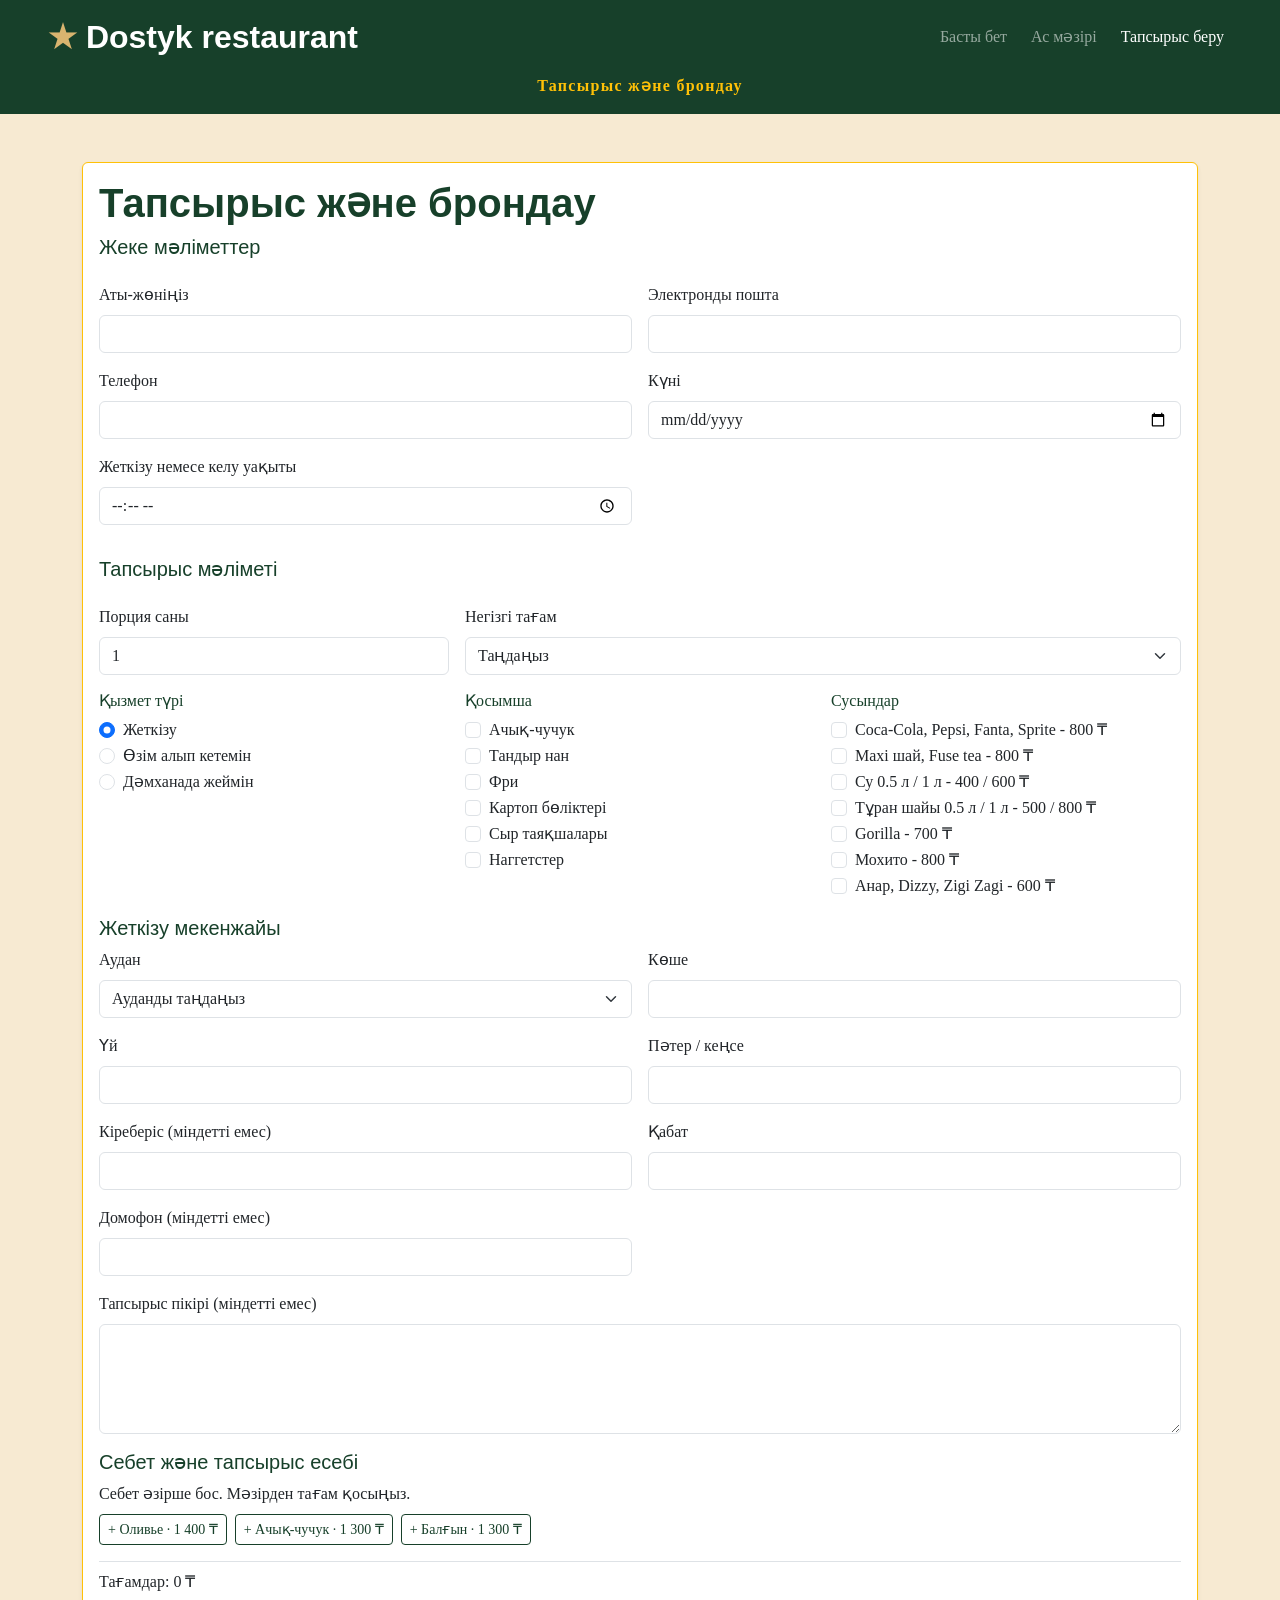
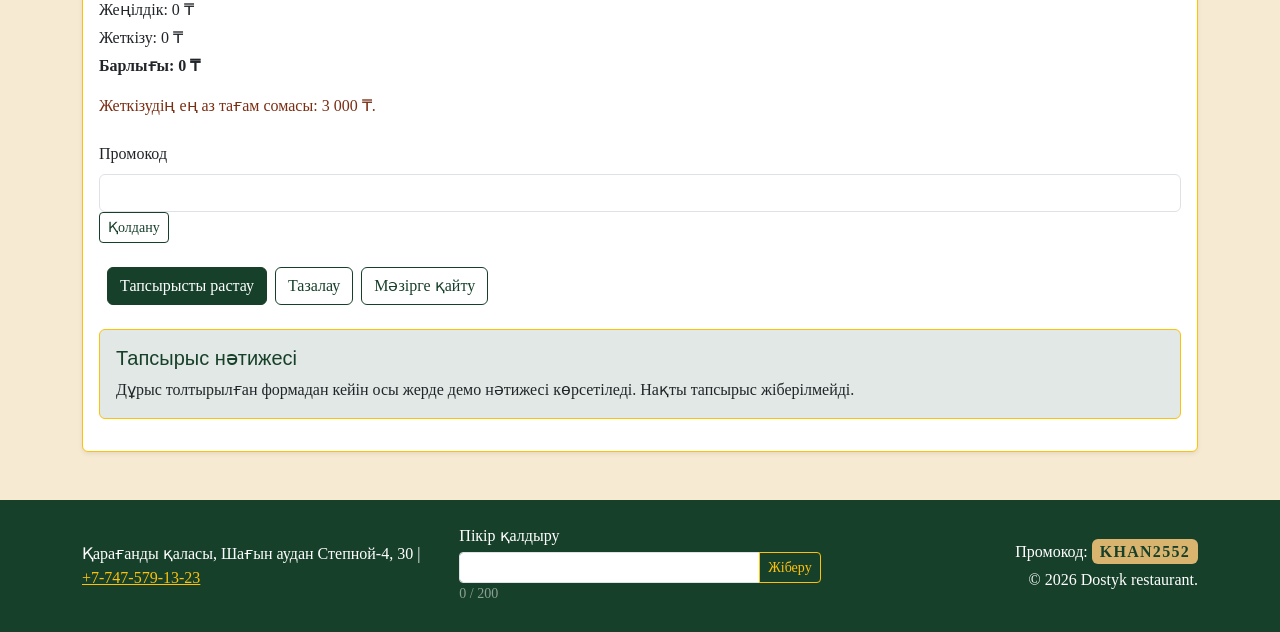
<file: order.html>
<!DOCTYPE html>
<html lang="kk">
<!-- Author: Aiserik Yerbol -->
<head>
    <meta charset="UTF-8">
    <meta name="viewport" content="width=device-width, initial-scale=1.0">
    <meta name="description" content="Dostyk restaurant тапсырыс беру және үстел брондау формасы">
    <meta name="author" content="Aiserik Yerbol">
    <!-- Bootstrap 5.3.3 from CDN is used for Assignment 3 layout, navbar, buttons, forms, and responsive utilities. -->
    <link href="https://cdn.jsdelivr.net/npm/bootstrap@5.3.3/dist/css/bootstrap.min.css" rel="stylesheet">
    <link rel="stylesheet" href="css/base.css">
    <link rel="stylesheet" href="css/aiserik.css">
    <title>Dostyk restaurant - Тапсырыс беру</title>
</head>

<body>
    <a class="skip-link position-absolute top-0 start-0 m-3 btn btn-primary btn-sm" href="#main-content">Негізгі мазмұнға өту</a>
    <header class="site-header text-white">
        <nav class="navbar navbar-expand-md navbar-dark">
            <!-- container-fluid is used here because the navigation should stay full width on every page. -->
            <div class="container-fluid px-3 px-md-5">
                <a class="navbar-brand fs-2 fw-bold" href="index.html">
                    <span class="brand-star">★</span> Dostyk <span class="d-none d-sm-inline">restaurant</span>
                </a>
                <button class="navbar-toggler" type="button" data-bs-toggle="collapse" data-bs-target="#mainNav" aria-controls="mainNav" aria-expanded="false" aria-label="Мәзірді ашу">
                    <span class="navbar-toggler-icon"></span>
                </button>
                <div class="collapse navbar-collapse" id="mainNav">
                    <ul class="navbar-nav ms-auto gap-md-2 text-center">
                        <li class="nav-item"><a class="nav-link" href="index.html">Басты бет</a></li>
                        <li class="nav-item"><a class="nav-link" href="menu.html">Ас мәзірі</a></li>
                        <li class="nav-item"><a class="nav-link active" aria-current="page" href="order.html">Тапсырыс беру</a></li>
                    </ul>
                </div>
            </div>
        </nav>
        <p class="hero-note text-warning text-center fw-bold mb-0 pb-3 d-none d-md-block">Тапсырыс және брондау</p>
    </header>

    <!-- The main content uses container because the form is easier to complete in a centered readable column. -->
    <main id="main-content" class="container py-5">
        <div class="row justify-content-center">
            <section id="order-form" class="col-12">
                <div class="card shadow-sm border-warning">
                    <div class="card-body">
                        <h1 class="display-6 fw-bold text-brand">Тапсырыс және брондау</h1>

                        <!-- This form is a nested Bootstrap row inside the col-12 column. -->
                        <form id="order-request-form" action="order.html#order-confirmation" method="get" class="row g-3">
                            <div class="col-12">
                                <h2 class="h5 text-brand">Жеке мәліметтер</h2>
                            </div>
                            <div class="col-12 col-md-6">
                                <label class="form-label" for="username">Аты-жөніңіз</label>
                                <input class="form-control" type="text" id="username" name="username" autocomplete="name" required>
                            </div>
                            <div class="col-12 col-md-6">
                                <label class="form-label" for="useremail">Электронды пошта</label>
                                <input class="form-control" type="email" id="useremail" name="useremail" autocomplete="email" required>
                            </div>
                            <div class="col-12 col-md-6">
                                <label class="form-label" for="userphone">Телефон</label>
                                <input class="form-control" type="tel" id="userphone" name="userphone" autocomplete="tel" required>
                            </div>
                            <div class="col-12 col-md-6">
                                <label class="form-label" for="orderdate">Күні</label>
                                <input class="form-control" type="date" id="orderdate" name="orderdate" required>
                            </div>
                            <div class="col-12 col-md-6">
                                <label class="form-label" for="preferred_time">Жеткізу немесе келу уақыты</label>
                                <input class="form-control" type="time" id="preferred_time" name="preferred_time" min="10:00" max="22:00" required>
                            </div>

                            <div class="col-12">
                                <h2 class="h5 text-brand mt-3">Тапсырыс мәліметі</h2>
                            </div>
                            <div class="col-12 col-md-4">
                                <label class="form-label" for="portion_num">Порция саны</label>
                                <input class="form-control" type="number" id="portion_num" name="portion_num" min="1" max="10" value="1" required>
                            </div>
                            <div class="col-12 col-md-8">
                                <label class="form-label" for="main_dish">Негізгі тағам</label>
                                <select class="form-select" id="main_dish" name="main_dish" required>
                                    <option value="">Таңдаңыз</option>
                                    <option value="palau">Палау - 2 000 &#8376;</option>
                                    <option value="kuyrdak">Қуырдақ - 3 800 &#8376;</option>
                                    <option value="lagman">Гүйру лағман - 2 000 &#8376;</option>
                                    <option value="sorpa">Сорпа - 2 000 &#8376;</option>
                                    <option value="qazan-kebab">Қазан кебаб - 2 900 &#8376;</option>
                                    <option value="hanuma">Ханума - 2 000 &#8376;</option>
                                    <option value="fried-lagman">Қуырылған лағман - 2 200 &#8376;</option>
                                    <option value="margarita">Маргарита пиццасы - 2 100 &#8376;</option>
                                    <option value="pepperoni">Пепперони пиццасы - 2 400 &#8376;</option>
                                </select>
                            </div>

                            <fieldset class="col-12 col-md-4">
                                <legend class="h6 text-brand">Қызмет түрі</legend>
                                <div class="form-check">
                                    <input class="form-check-input" type="radio" id="delivery" name="service_type" value="delivery" checked>
                                    <label class="form-check-label" for="delivery">Жеткізу</label>
                                </div>
                                <div class="form-check">
                                    <input class="form-check-input" type="radio" id="pickup" name="service_type" value="pickup">
                                    <label class="form-check-label" for="pickup">Өзім алып кетемін</label>
                                </div>
                                <div class="form-check">
                                    <input class="form-check-input" type="radio" id="dinein" name="service_type" value="dinein">
                                    <label class="form-check-label" for="dinein">Дәмханада жеймін</label>
                                </div>
                            </fieldset>

                            <fieldset class="col-12 col-md-4">
                                <legend class="h6 text-brand">Қосымша</legend>
                                <div class="form-check">
                                    <input class="form-check-input" type="checkbox" id="extra_salad" name="extras" value="salad">
                                    <label class="form-check-label" for="extra_salad">Ачық-чучук</label>
                                </div>
                                <div class="form-check">
                                    <input class="form-check-input" type="checkbox" id="extra_bread" name="extras" value="bread">
                                    <label class="form-check-label" for="extra_bread">Тандыр нан</label>
                                </div>
                                <div class="form-check">
                                    <input class="form-check-input" type="checkbox" id="extra_fries" name="extras" value="fries">
                                    <label class="form-check-label" for="extra_fries">Фри</label>
                                </div>
                                <div class="form-check">
                                    <input class="form-check-input" type="checkbox" id="extra_potato" name="extras" value="potato">
                                    <label class="form-check-label" for="extra_potato">Картоп бөліктері</label>
                                </div>
                                <div class="form-check">
                                    <input class="form-check-input" type="checkbox" id="extra_cheese" name="extras" value="cheese-sticks">
                                    <label class="form-check-label" for="extra_cheese">Сыр таяқшалары</label>
                                </div>
                                <div class="form-check">
                                    <input class="form-check-input" type="checkbox" id="extra_nuggets" name="extras" value="nuggets">
                                    <label class="form-check-label" for="extra_nuggets">Наггетстер</label>
                                </div>
                            </fieldset>

                            <fieldset class="col-12 col-md-4">
                                <legend class="h6 text-brand">Сусындар</legend>
                                <div class="form-check">
                                    <input class="form-check-input" type="checkbox" id="drink_soda" name="drinks" value="soda">
                                    <label class="form-check-label" for="drink_soda">Coca-Cola, Pepsi, Fanta, Sprite - 800 &#8376;</label>
                                </div>
                                <div class="form-check">
                                    <input class="form-check-input" type="checkbox" id="drink_iced_tea" name="drinks" value="iced-tea">
                                    <label class="form-check-label" for="drink_iced_tea">Maxi шай, Fuse tea - 800 &#8376;</label>
                                </div>
                                <div class="form-check">
                                    <input class="form-check-input" type="checkbox" id="drink_water" name="drinks" value="water">
                                    <label class="form-check-label" for="drink_water">Су 0.5 л / 1 л - 400 / 600 &#8376;</label>
                                </div>
                                <div class="form-check">
                                    <input class="form-check-input" type="checkbox" id="drink_turan_tea" name="drinks" value="turan-tea">
                                    <label class="form-check-label" for="drink_turan_tea">Тұран шайы 0.5 л / 1 л - 500 / 800 &#8376;</label>
                                </div>
                                <div class="form-check">
                                    <input class="form-check-input" type="checkbox" id="drink_gorilla" name="drinks" value="gorilla">
                                    <label class="form-check-label" for="drink_gorilla">Gorilla - 700 &#8376;</label>
                                </div>
                                <div class="form-check">
                                    <input class="form-check-input" type="checkbox" id="drink_mojito" name="drinks" value="mojito">
                                    <label class="form-check-label" for="drink_mojito">Мохито - 800 &#8376;</label>
                                </div>
                                <div class="form-check">
                                    <input class="form-check-input" type="checkbox" id="drink_energy" name="drinks" value="energy-drink">
                                    <label class="form-check-label" for="drink_energy">Анар, Dizzy, Zigi Zagi - 600 &#8376;</label>
                                </div>
                            </fieldset>

                            <div class="col-12">
                                <h2 class="h5 text-brand mt-3">Үстел брондау</h2>
                            </div>
                            <div class="col-12 col-md-4">
                                <label class="form-label" for="guest_count">Қонақ саны</label>
                                <input class="form-control" type="number" id="guest_count" name="guest_count" min="1" max="10" value="2">
                            </div>
                            <div class="col-12 col-md-8">
                                <label class="form-label" for="table_zone">Үстел түрі</label>
                                <select class="form-select" id="table_zone" name="table_zone">
                                    <option value="two">2 адамдық үстел</option>
                                    <option value="three">3 адамдық үстел</option>
                                    <option value="four">4 адамдық үстел</option>
                                </select>
                            </div>

                            <div class="col-12">
                                <label class="form-label" for="comments">Мекенжай немесе ескерту</label>
                                <textarea class="form-control" id="comments" name="comments" rows="4" autocomplete="street-address"></textarea>
                            </div>

                            <div class="col-12 d-flex flex-wrap gap-2">
                                <button id="submit-order" class="btn btn-primary" type="submit">Тапсырысты растау</button>
                                <button id="reset-order" class="btn btn-outline-primary" type="reset">Тазалау</button>
                                <a class="btn btn-outline-primary" href="menu.html">Мәзірге қайту</a>
                            </div>
                        </form>

                        <div id="order-confirmation" class="alert bg-soft-green border border-warning mt-4" role="status">
                            <h2 class="h5 text-brand">Тапсырыс нәтижесі</h2>
                            <p class="mb-0">Форманы жібергеннен кейін қызметкер қоңырау шалып, көрсетілген уақытты, жеткізуді және үстел брондауды нақтылайды.</p>
                        </div>
                    </div>
                </div>
            </section>
        </div>
    </main>

    <footer class="site-footer text-white py-4">
        <div class="container">
            <div class="row g-3 align-items-center text-center text-md-start">
                <address class="col-12 col-lg-4 mb-0">
                Қарағанды қаласы, Шағын аудан Степной-4, 30 |
                <a class="link-warning" href="tel:+77475791323">+7-747-579-13-23</a>
                </address>
                <form id="feedback-form" class="col-12 col-lg-4 feedback-box" action="order.html#feedback-result" method="get">
                    <label class="form-label mb-1" for="feedback_text">Пікір қалдыру</label>
                    <div class="input-group input-group-sm">
                        <input class="form-control" type="text" id="feedback_text" name="feedback" aria-describedby="feedback-result">
                        <button class="btn btn-outline-warning" type="submit">Жіберу</button>
                    </div>
                    <p id="feedback-result" class="small mb-0 mt-1 text-warning">Пікіріңіз әкімшілікке жіберіледі.</p>
                </form>
                <div class="col-12 col-lg-4 text-center text-lg-end">
                    <p class="mb-1">Промокод: <span class="promo-code rounded px-2 py-1">KHAN2552</span></p>
                    <p class="mb-0">&copy; 2026 Dostyk restaurant.</p>
                </div>
            </div>
        </div>
    </footer>

    <script src="https://cdn.jsdelivr.net/npm/bootstrap@5.3.3/dist/js/bootstrap.bundle.min.js"></script>
    <script src="js/data.js" defer></script>
    <script src="https://code.jquery.com/jquery-3.7.1.min.js" defer></script>
    <script src="js/jquery-app.js" defer></script>
</body>
</html>
</file>
<file: css/aiserik.css>
.hero-note { letter-spacing: 0.08em; }

.card-img-top {
    height: 14rem;
    object-fit: cover;
}

.menu-category-nav {
    position: sticky;
    top: 1rem;
}
.menu-category-nav .active {
    background: var(--dostyk-green);
    border-color: var(--dostyk-green);
}

.menu-product {
    border: 0;
    border-radius: 0.75rem;
    box-shadow: 0 0.5rem 1.5rem rgba(31, 25, 19, 0.08);
}
.menu-product .card-body { min-height: 11.5rem; }
.menu-qty {
    max-width: 4.5rem;
}
.cart-panel {
    position: sticky;
    top: 1rem;
    border: 0;
    border-radius: 0.75rem;
    box-shadow: 0 0.5rem 1.5rem rgba(31, 25, 19, 0.08);
}
.cart-empty {
    min-height: 14rem;
    display: grid;
    place-content: center;
}
/* .menu-list controls the food list inside each menu category card. */
.menu-list {
    list-style: none;
    margin: 0;
    padding: 0;
}
/* .menu-list li controls each food row: name left, price right. */
.menu-list li {
    display: grid;
    grid-template-columns: 1fr auto auto;
    align-items: center;
    gap: 1rem;
    padding: 0.75rem 1rem;
    border-top: 1px solid #dee2e6;
}
/* .price controls the menu price text. */
.price { white-space: nowrap; }
/* .promo-code controls the promo code in the footer. */
.promo-code {
    background: #d9b46f;
    color: #17402a;
    font-weight: 700;
    letter-spacing: 0.08em;
}
/* .feedback-box keeps the footer feedback form compact. */
.feedback-box {
    max-width: 28rem;
    margin-inline: auto;
}
/* .hidden messages */
.hidden { display: none; }
/* .selected is ready for JavaScript to mark a chosen menu item later. */
.selected { border-color: #d9b46f; }
/* .success is ready for JavaScript to show a completed form message later. */
.success { color: #17402a; }
/* .error is ready for JavaScript to show a form problem later. */
.error { color: #7a2e13; }
</file>
<file: css/base.css>
/* Assignment 3: Bootstrap handles layout, spacing, nav, buttons, cards, and grid. */
/* :root stores shared colour variables for the whole site. */
:root {
    --dostyk-paper: #f7ead2;
    --dostyk-green: #17402a;
    --dostyk-clay: #7a2e13;
    --dostyk-gold: #d9b46f;
}
/* body controls the page background, main text colour, and font. */
body {
    background: var(--dostyk-paper);
    color: #1f1913;
    font-family: Georgia, "Times New Roman", serif;
}
/* h1, h2, h3, .navbar-brand control headings and the navbar site name. */
h1, h2, h3, .navbar-brand { font-family: "Trebuchet MS", Verdana, Arial, sans-serif; }
/* a controls normal links. */
a { color: var(--dostyk-green); }
/* a:hover, a:focus control links when selected. */
a:hover, a:focus { color: var(--dostyk-clay); }
/* .site-header, .site-footer control the top and bottom green areas. */
.site-header, .site-footer { background: var(--dostyk-green); }
/* .brand-star controls the star beside the restaurant name. */
.brand-star { color: var(--dostyk-gold); }
/* .bg-paper gives an element the page paper colour. */
.bg-paper { background: var(--dostyk-paper); }
/* .bg-soft-green gives cards and alerts a light green background. */
.bg-soft-green { background: rgba(23, 64, 42, 0.12); }
/* .text-brand gives text the restaurant green colour. */
.text-brand { color: var(--dostyk-green); }
/* .btn-primary changes Bootstrap primary buttons to restaurant green. */
.btn-primary {
    background: var(--dostyk-green);
    border-color: var(--dostyk-green);
}
/* .btn-primary:hover, .btn-primary:focus control selected primary buttons. */
.btn-primary:hover, .btn-primary:focus {
    background: var(--dostyk-clay);
    border-color: var(--dostyk-clay);
}
/* .btn-outline-primary changes Bootstrap outline buttons to restaurant green. */
.btn-outline-primary {
    color: var(--dostyk-green);
    border-color: var(--dostyk-green);
}
/* .btn-outline-primary:hover, .btn-outline-primary:focus control selected outline buttons. */
.btn-outline-primary:hover, .btn-outline-primary:focus {
    background: var(--dostyk-green);
    border-color: var(--dostyk-green);
}
/* .story-photo controls the border on the restaurant photo. */
.story-photo { border: 3px solid var(--dostyk-gold); }
/* .skip-link hides the accessibility skip link until keyboard focus. */
.skip-link {
    z-index: 1030;
    transform: translateY(-180%);
}
/* .skip-link:focus shows the skip link when pressing Tab. */
.skip-link:focus { transform: translateY(0); }
</file>
